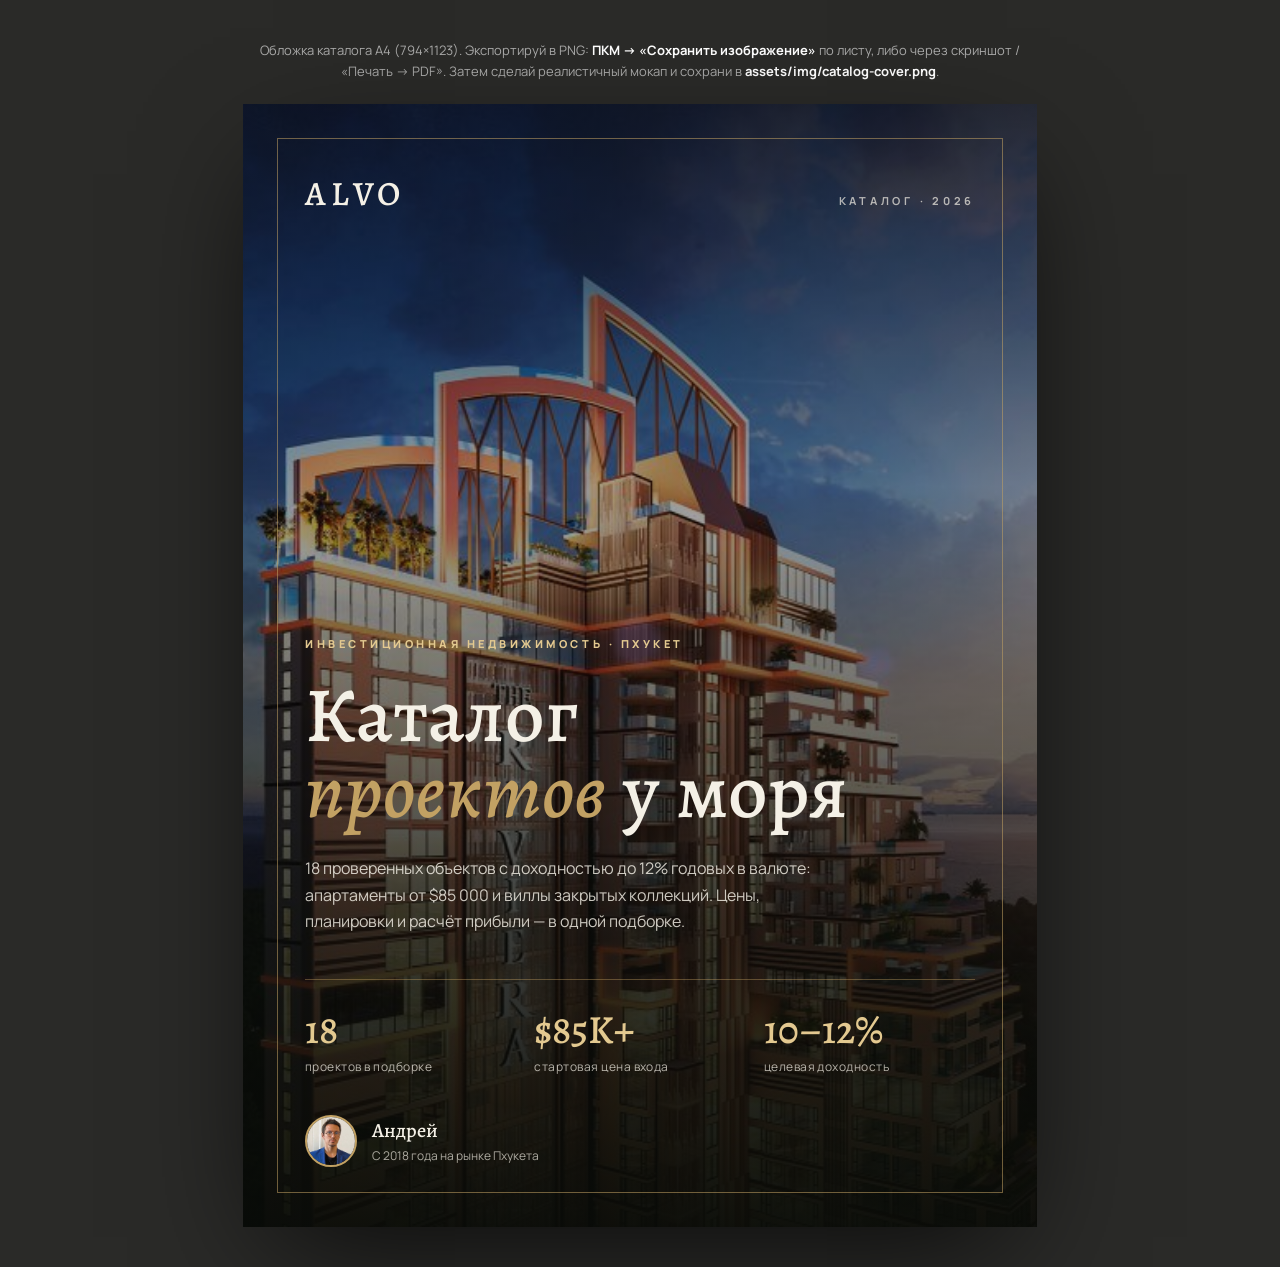
<file: catalog-cover.html>
<!DOCTYPE html>
<html lang="ru">
<head>
  <meta charset="UTF-8">
  <meta name="viewport" content="width=device-width, initial-scale=1.0">
  <title>ALVO — обложка каталога A4</title>
  <link rel="preconnect" href="https://fonts.googleapis.com">
  <link rel="preconnect" href="https://fonts.gstatic.com" crossorigin>
  <link href="https://fonts.googleapis.com/css2?family=Cormorant+Garamond:ital,wght@0,400;0,500;0,600;1,400;1,500&family=Alegreya:ital,wght@0,400;0,500;0,600;1,400;1,500&family=Manrope:wght@400;500;600;700;800&display=swap" rel="stylesheet">
  <style>
    :root {
      --night: #0b100c;
      --pine: #131c15;
      --gold: #c2a163;
      --gold-2: #e3c990;
      --cream: #f4f0e6;
      --ff-d: "Book Antiqua", "Palatino Linotype", Palatino, "Alegreya", Georgia, serif;
      --ff-t: "Manrope", sans-serif;
    }
    * { margin: 0; padding: 0; box-sizing: border-box; }
    body {
      background: #2a2a28;
      font-family: var(--ff-t);
      display: flex;
      flex-direction: column;
      align-items: center;
      gap: 22px;
      padding: 40px 20px;
      min-height: 100vh;
    }
    .hint {
      color: rgba(255, 255, 255, 0.6);
      font-size: 13px;
      max-width: 794px;
      line-height: 1.6;
      text-align: center;
    }
    .hint b { color: #fff; }

    /* Лист A4 (портрет), 794×1123 при 96dpi */
    .cover {
      position: relative;
      width: 794px;
      height: 1123px;
      background: var(--night);
      color: var(--cream);
      overflow: hidden;
      box-shadow: 0 40px 120px -30px rgba(0, 0, 0, 0.8);
      isolation: isolate;
    }

    /* Фото-фон */
    .cover__media { position: absolute; inset: 0; z-index: 0; }
    .cover__media img { width: 100%; height: 100%; object-fit: cover; object-position: 22% 45%; }
    .cover__media::after {
      content: "";
      position: absolute;
      inset: 0;
      background:
        linear-gradient(180deg, rgba(8, 11, 8, 0.72) 0%, rgba(8, 11, 8, 0.35) 34%, rgba(8, 11, 8, 0.8) 74%, rgba(8, 11, 8, 0.97) 100%);
    }
    /* Тонкая золотая рамка-паспарту */
    .cover__frame {
      position: absolute;
      inset: 34px;
      z-index: 2;
      border: 1px solid rgba(194, 161, 99, 0.55);
      pointer-events: none;
    }

    .cover__inner {
      position: relative;
      z-index: 3;
      height: 100%;
      display: flex;
      flex-direction: column;
      padding: 66px 62px 60px;
    }

    /* Верх */
    .cover__top { display: flex; justify-content: space-between; align-items: baseline; }
    .cover__logo {
      font-family: var(--ff-d);
      font-weight: 500;
      font-size: 34px;
      letter-spacing: 0.14em;
    }
    .cover__year {
      font-size: 11px;
      font-weight: 700;
      letter-spacing: 0.34em;
      text-transform: uppercase;
      color: rgba(244, 240, 230, 0.7);
    }

    /* Центр-низ: основной заголовок */
    .cover__main { margin-top: auto; }
    .cover__eyebrow {
      display: inline-block;
      font-size: 11px;
      font-weight: 800;
      letter-spacing: 0.32em;
      text-transform: uppercase;
      color: var(--gold-2);
      margin-bottom: 26px;
    }
    .cover__title {
      font-family: var(--ff-d);
      font-weight: 500;
      font-size: 78px;
      line-height: 0.98;
      letter-spacing: 0.01em;
    }
    .cover__title em { font-style: italic; color: var(--gold); }
    .cover__sub {
      margin-top: 26px;
      max-width: 520px;
      font-size: 16px;
      line-height: 1.65;
      color: rgba(244, 240, 230, 0.82);
    }

    /* Полоса метрик */
    .cover__stats {
      display: grid;
      grid-template-columns: repeat(3, 1fr);
      gap: 18px;
      margin-top: 44px;
      padding-top: 30px;
      border-top: 1px solid rgba(194, 161, 99, 0.4);
    }
    .cover__stat b {
      display: block;
      font-family: var(--ff-d);
      font-weight: 500;
      font-size: 40px;
      line-height: 1;
      color: var(--gold-2);
    }
    .cover__stat span {
      display: block;
      margin-top: 8px;
      font-size: 12px;
      letter-spacing: 0.04em;
      color: rgba(244, 240, 230, 0.72);
    }

    /* Низ: эксперт */
    .cover__foot {
      display: flex;
      align-items: center;
      gap: 15px;
      margin-top: 40px;
    }
    .cover__foot img {
      width: 52px;
      height: 52px;
      border-radius: 50%;
      object-fit: cover;
      border: 2px solid var(--gold);
    }
    .cover__foot b { display: block; font-family: var(--ff-d); font-size: 20px; font-weight: 500; }
    .cover__foot span { display: block; font-size: 12px; color: rgba(244, 240, 230, 0.68); margin-top: 3px; }

    @media print {
      body { background: #fff; padding: 0; gap: 0; }
      .hint { display: none; }
      .cover { box-shadow: none; }
      @page { size: A4; margin: 0; }
    }
  </style>
</head>
<body>
  <p class="hint">Обложка каталога A4 (794×1123). Экспортируй в PNG: <b>ПКМ → «Сохранить изображение»</b> по листу, либо через скриншот / «Печать → PDF». Затем сделай реалистичный мокап и сохрани в <b>assets/img/catalog-cover.png</b>.</p>

  <div class="cover">
    <div class="cover__media"><img src="assets/img/riviera-malibu-2.jpg" alt=""></div>
    <div class="cover__frame"></div>
    <div class="cover__inner">
      <div class="cover__top">
        <div class="cover__logo">ALVO</div>
        <div class="cover__year">Каталог · 2026</div>
      </div>

      <div class="cover__main">
        <span class="cover__eyebrow">Инвестиционная недвижимость · Пхукет</span>
        <h1 class="cover__title">Каталог<br><em>проектов</em> у моря</h1>
        <p class="cover__sub">18 проверенных объектов с доходностью до 12% годовых в валюте: апартаменты от $85 000 и виллы закрытых коллекций. Цены, планировки и расчёт прибыли — в одной подборке.</p>

        <div class="cover__stats">
          <div class="cover__stat"><b>18</b><span>проектов в подборке</span></div>
          <div class="cover__stat"><b>$85K+</b><span>стартовая цена входа</span></div>
          <div class="cover__stat"><b>10–12%</b><span>целевая доходность</span></div>
        </div>

        <div class="cover__foot">
          <img src="assets/img/andrey-mini.jpg" alt="Андрей">
          <div>
            <b>Андрей</b>
            <span>С 2018 года на рынке Пхукета</span>
          </div>
        </div>
      </div>
    </div>
  </div>
</body>
</html>
</file>
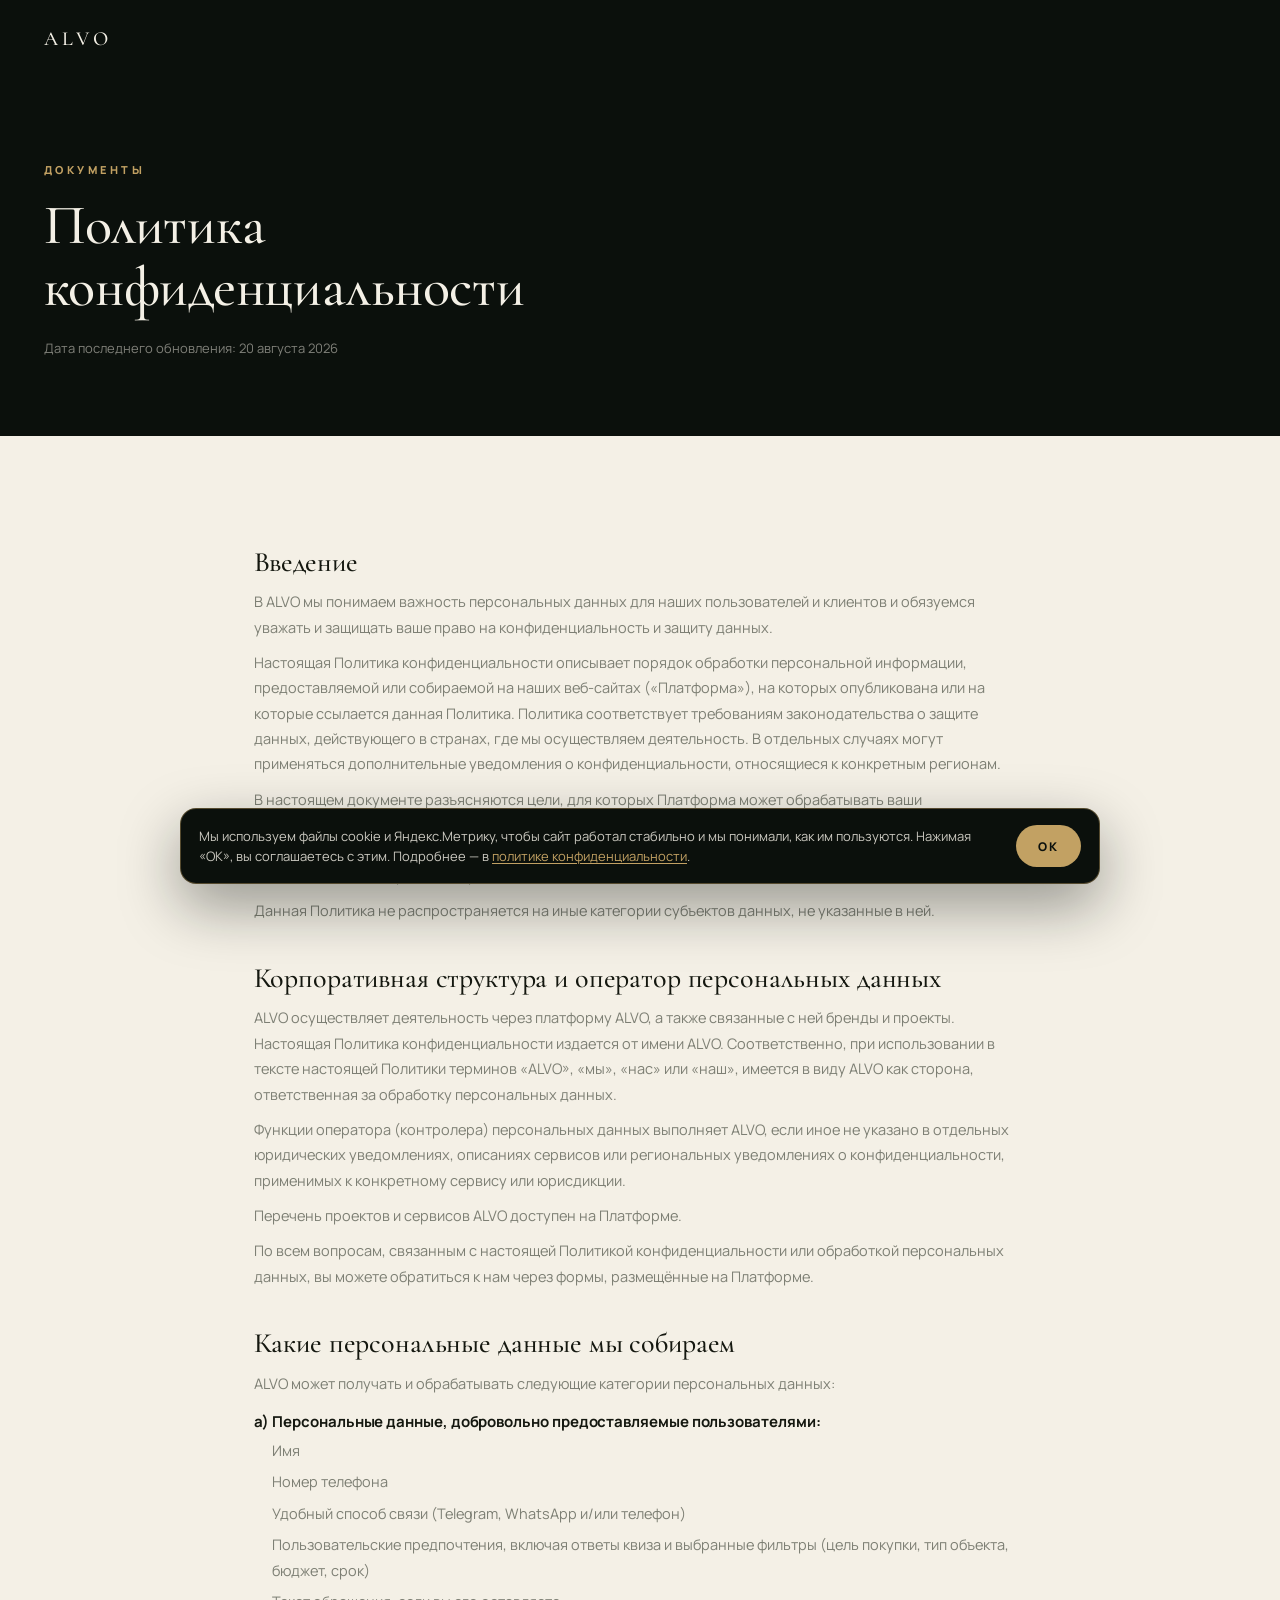
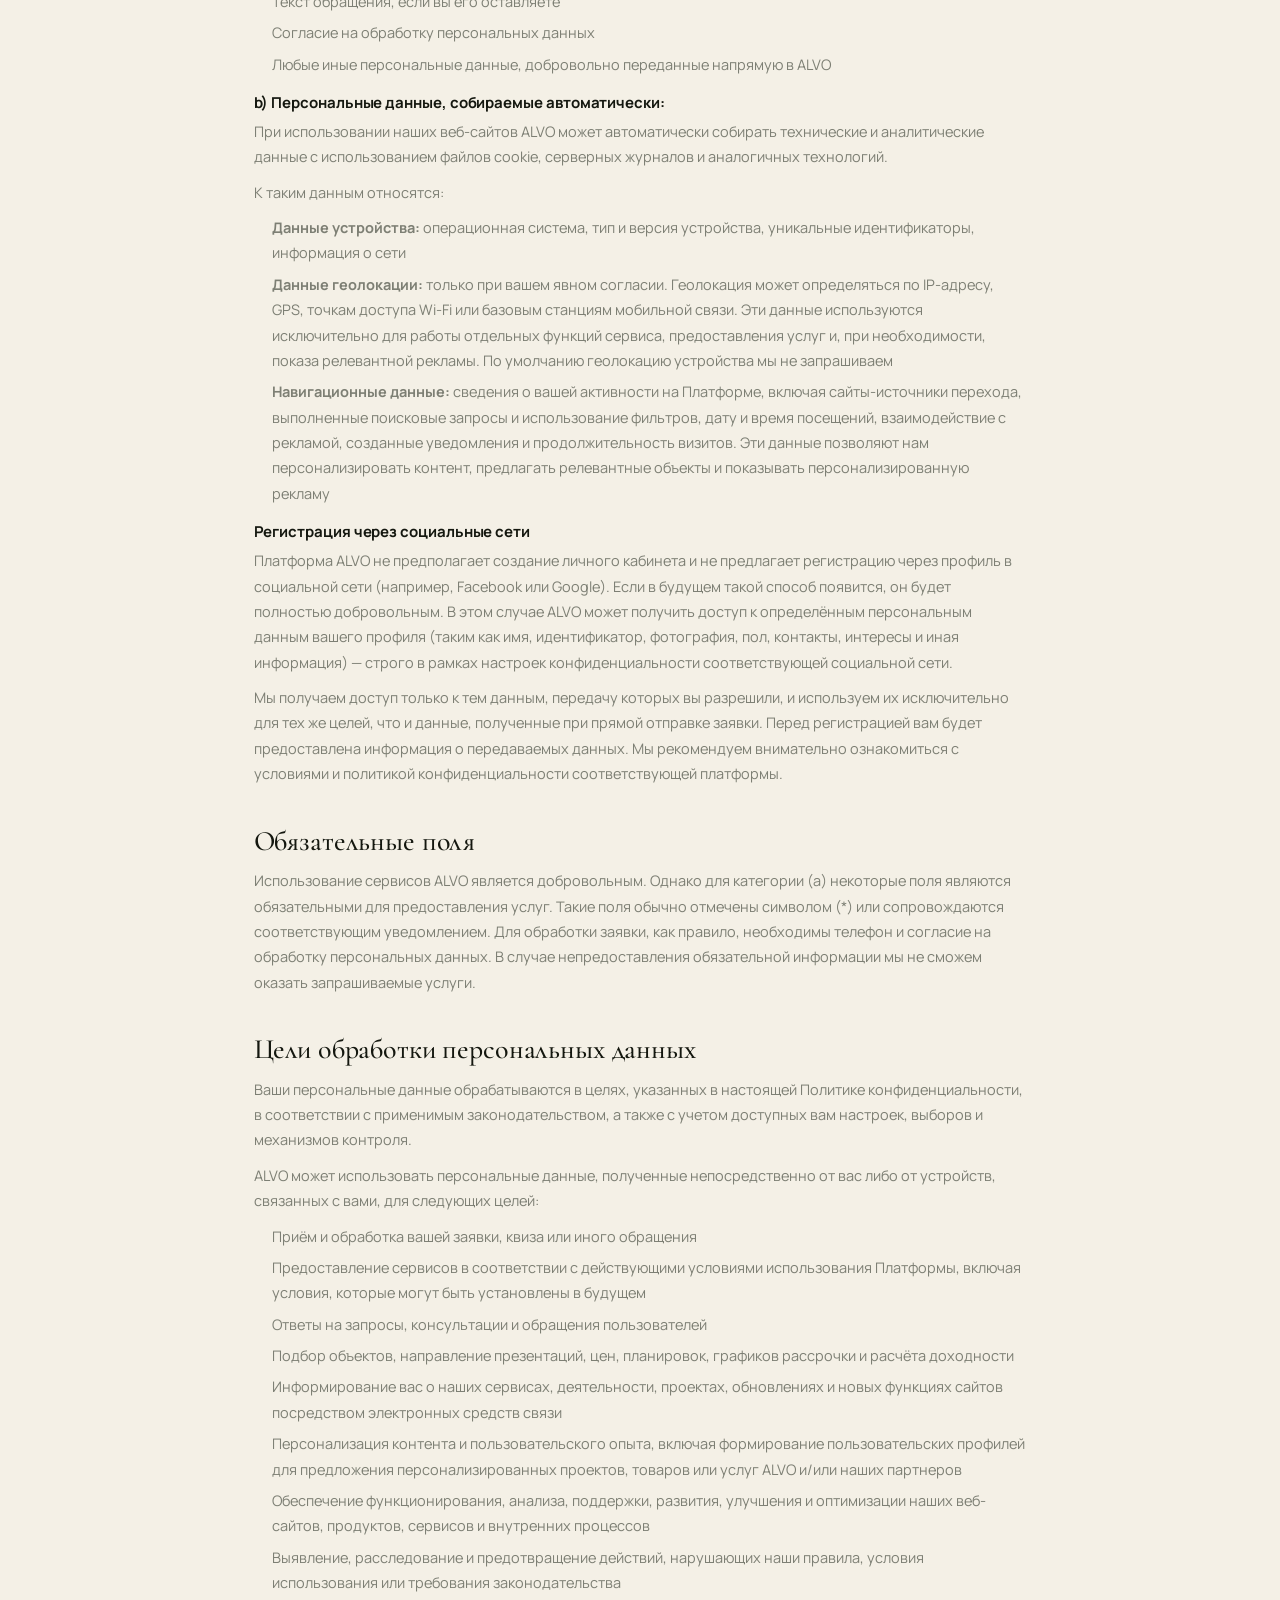
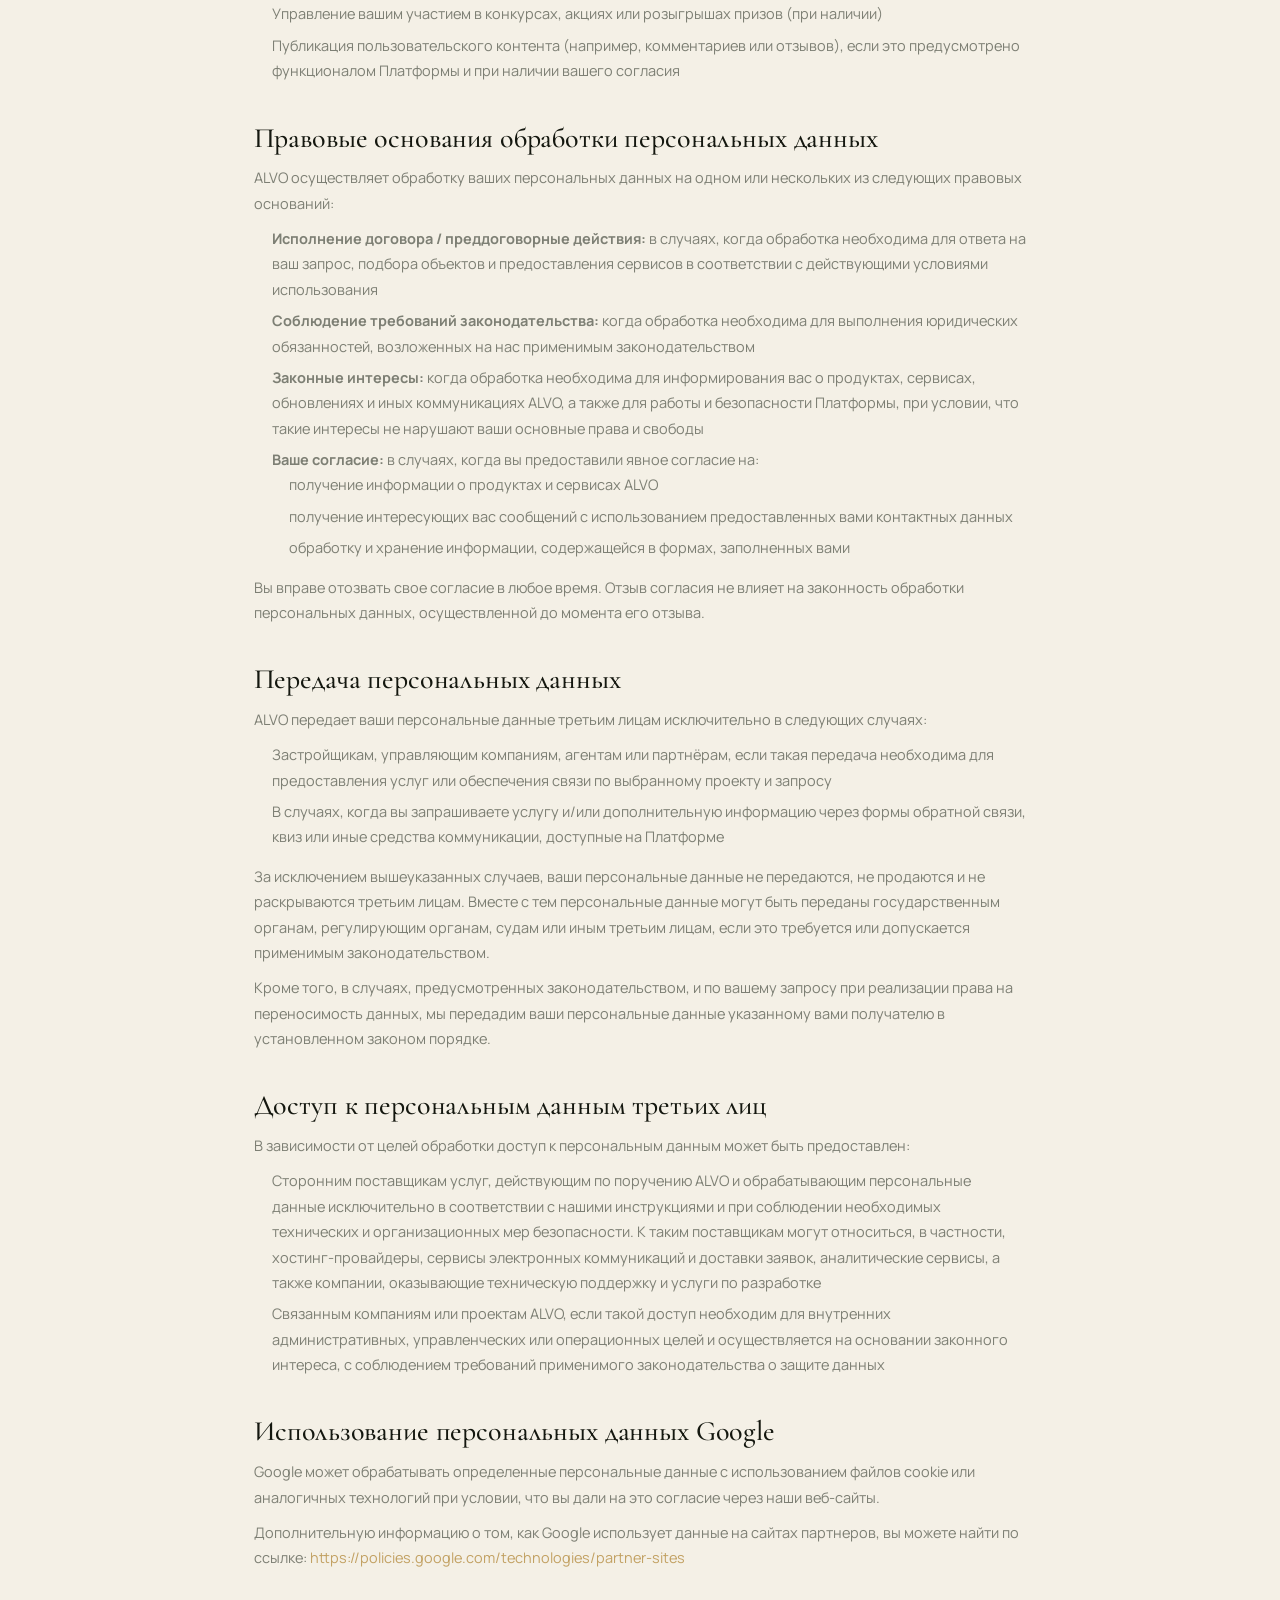
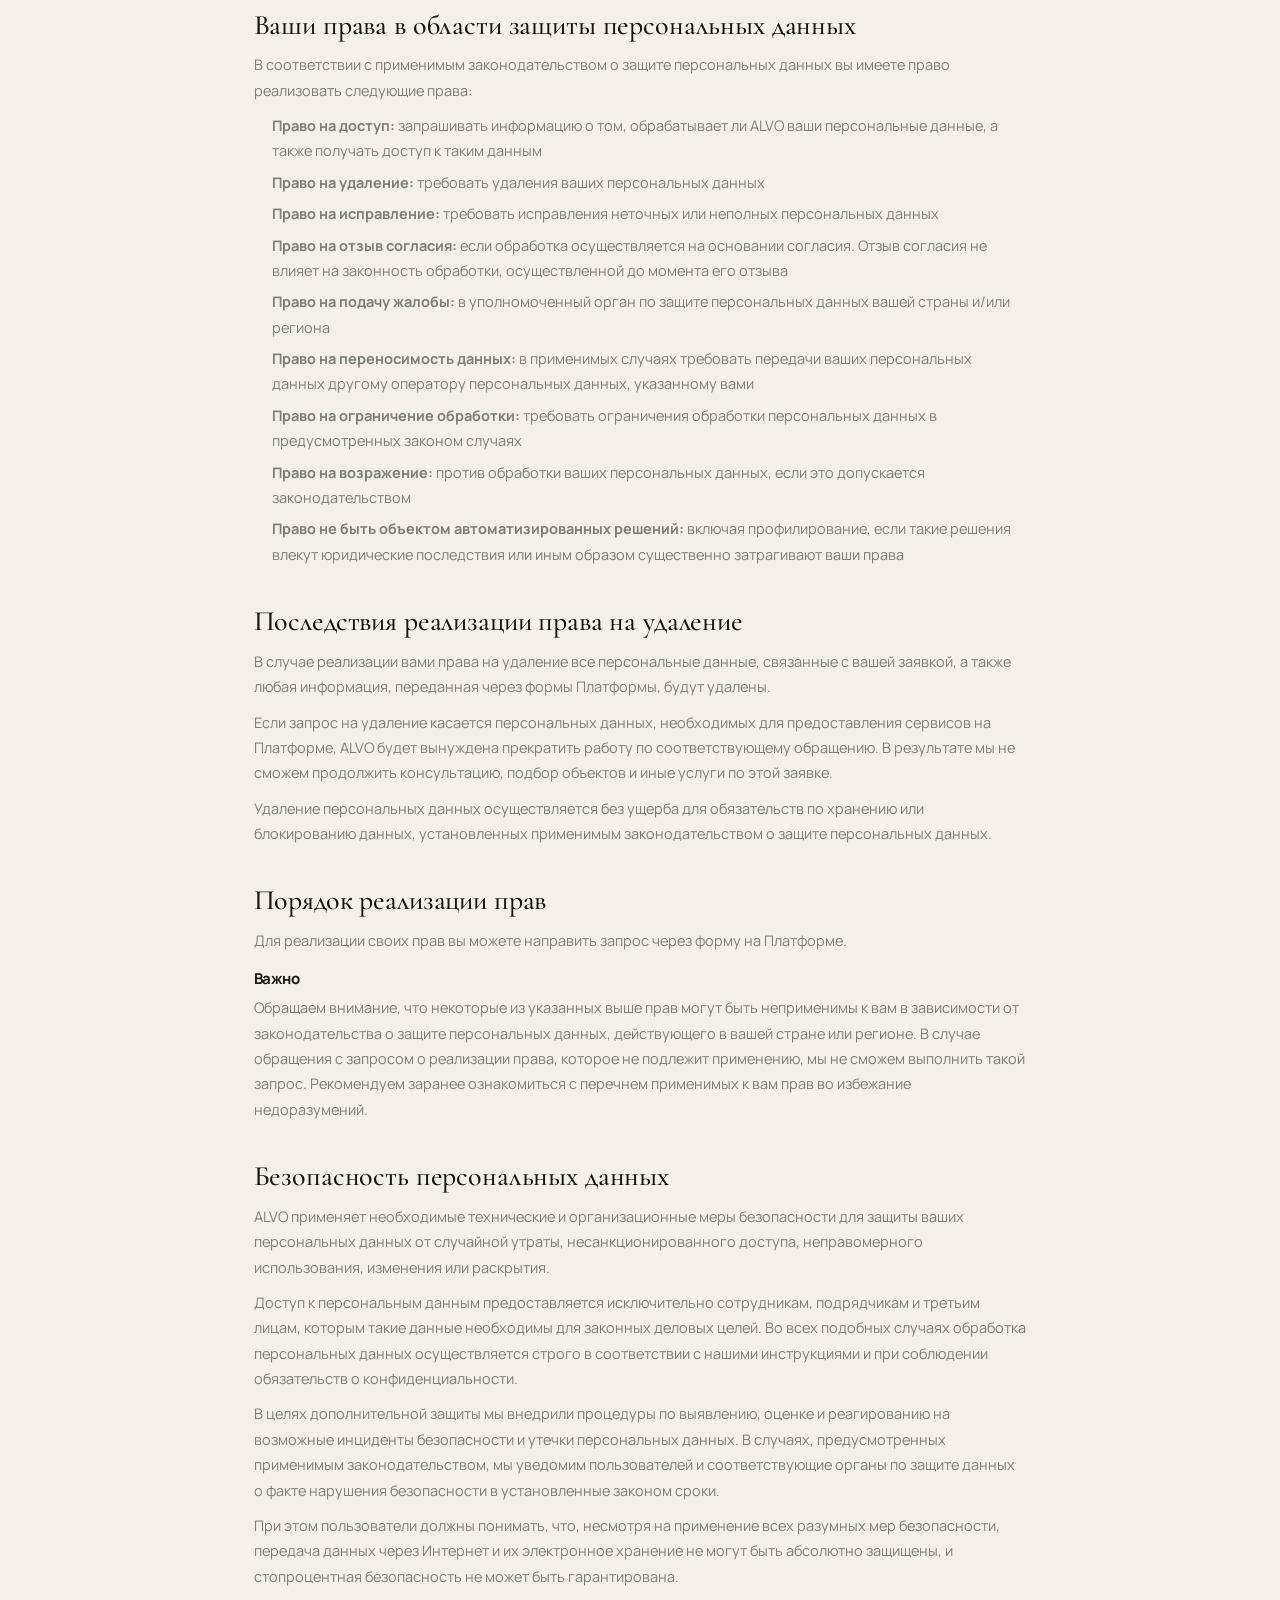
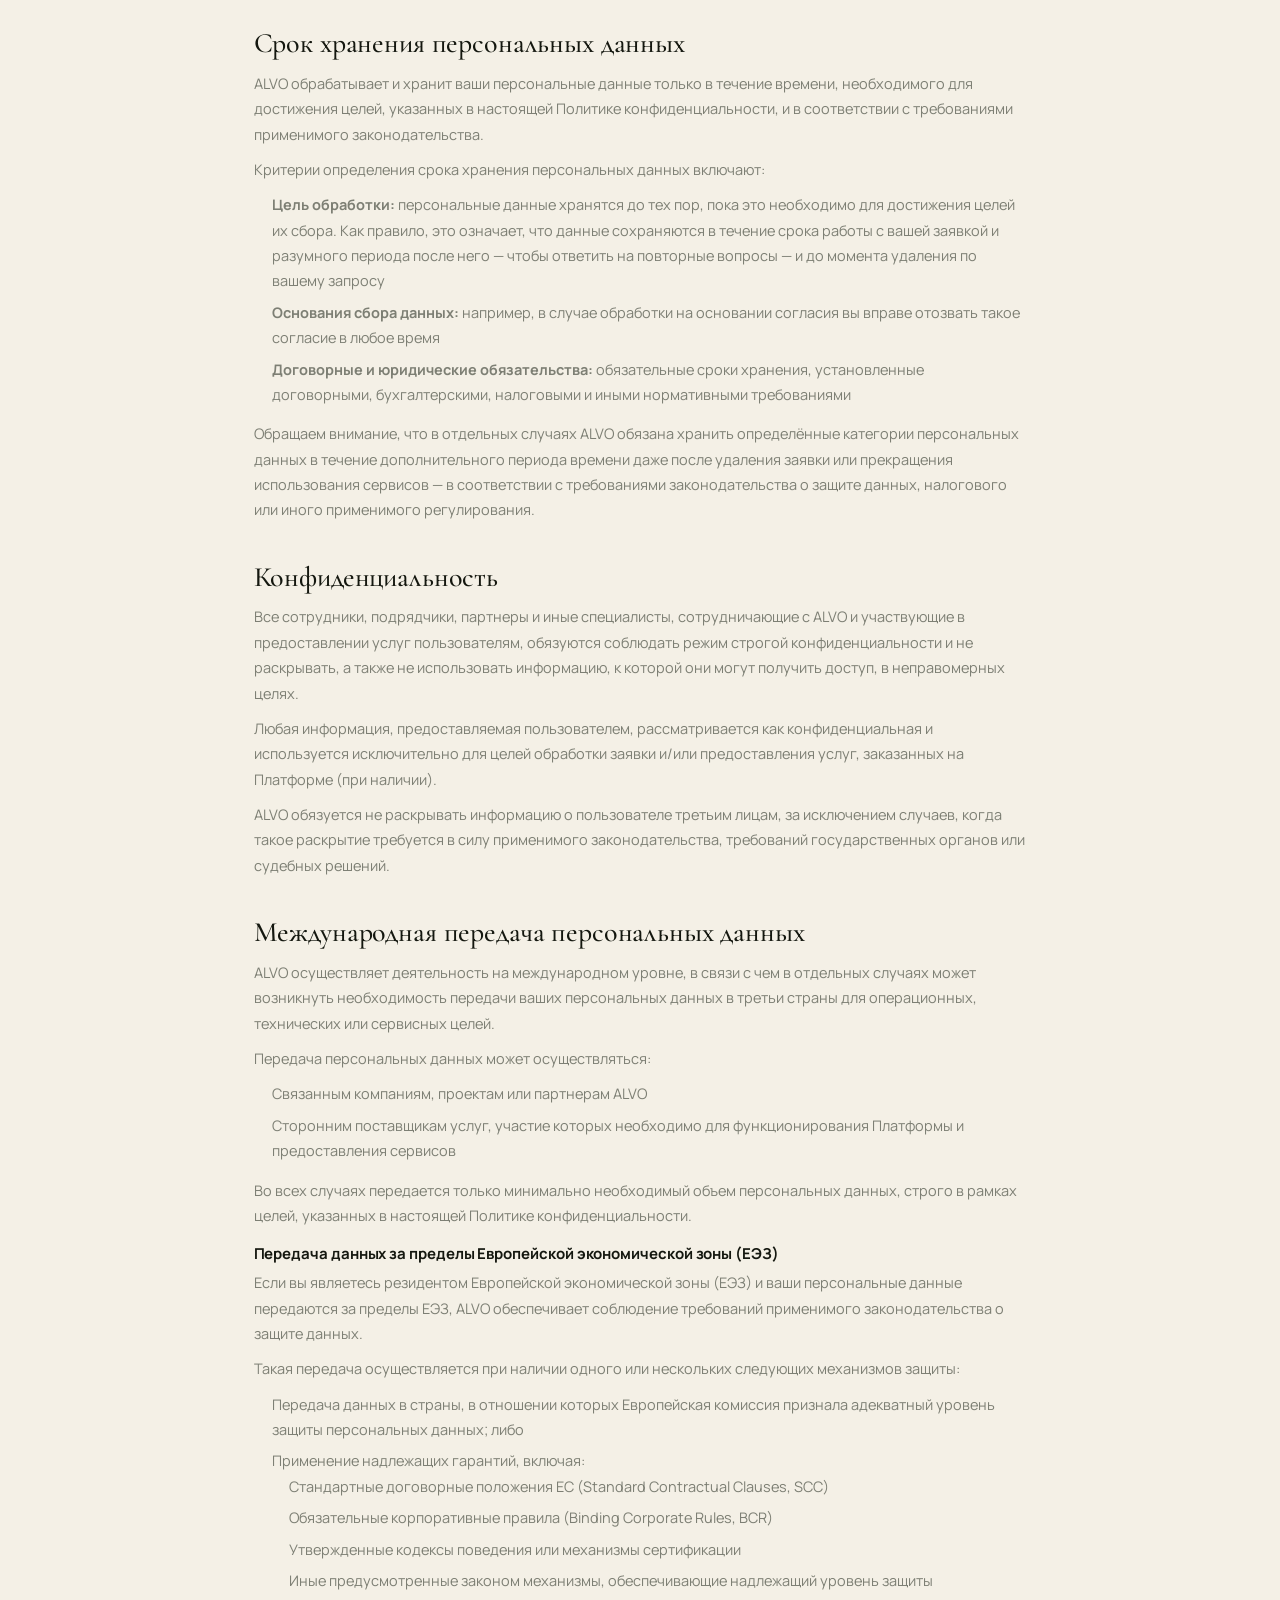
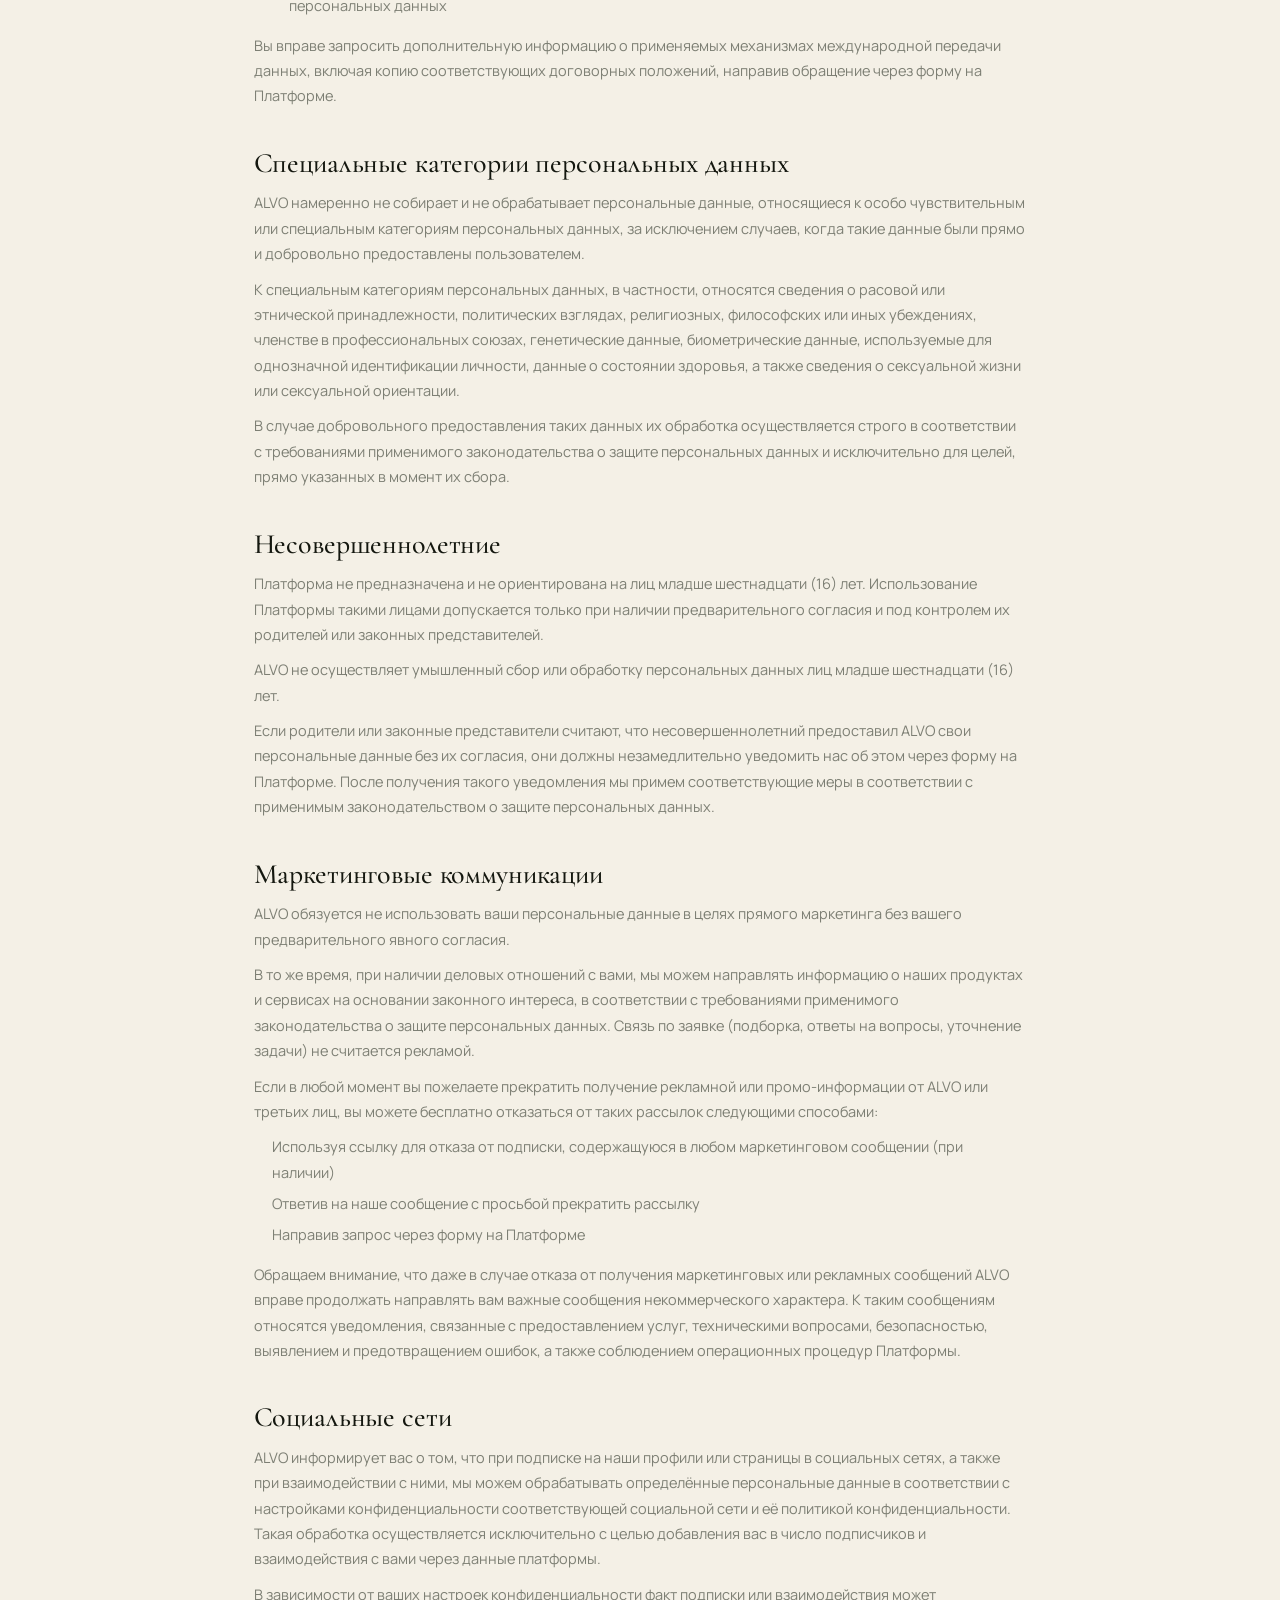
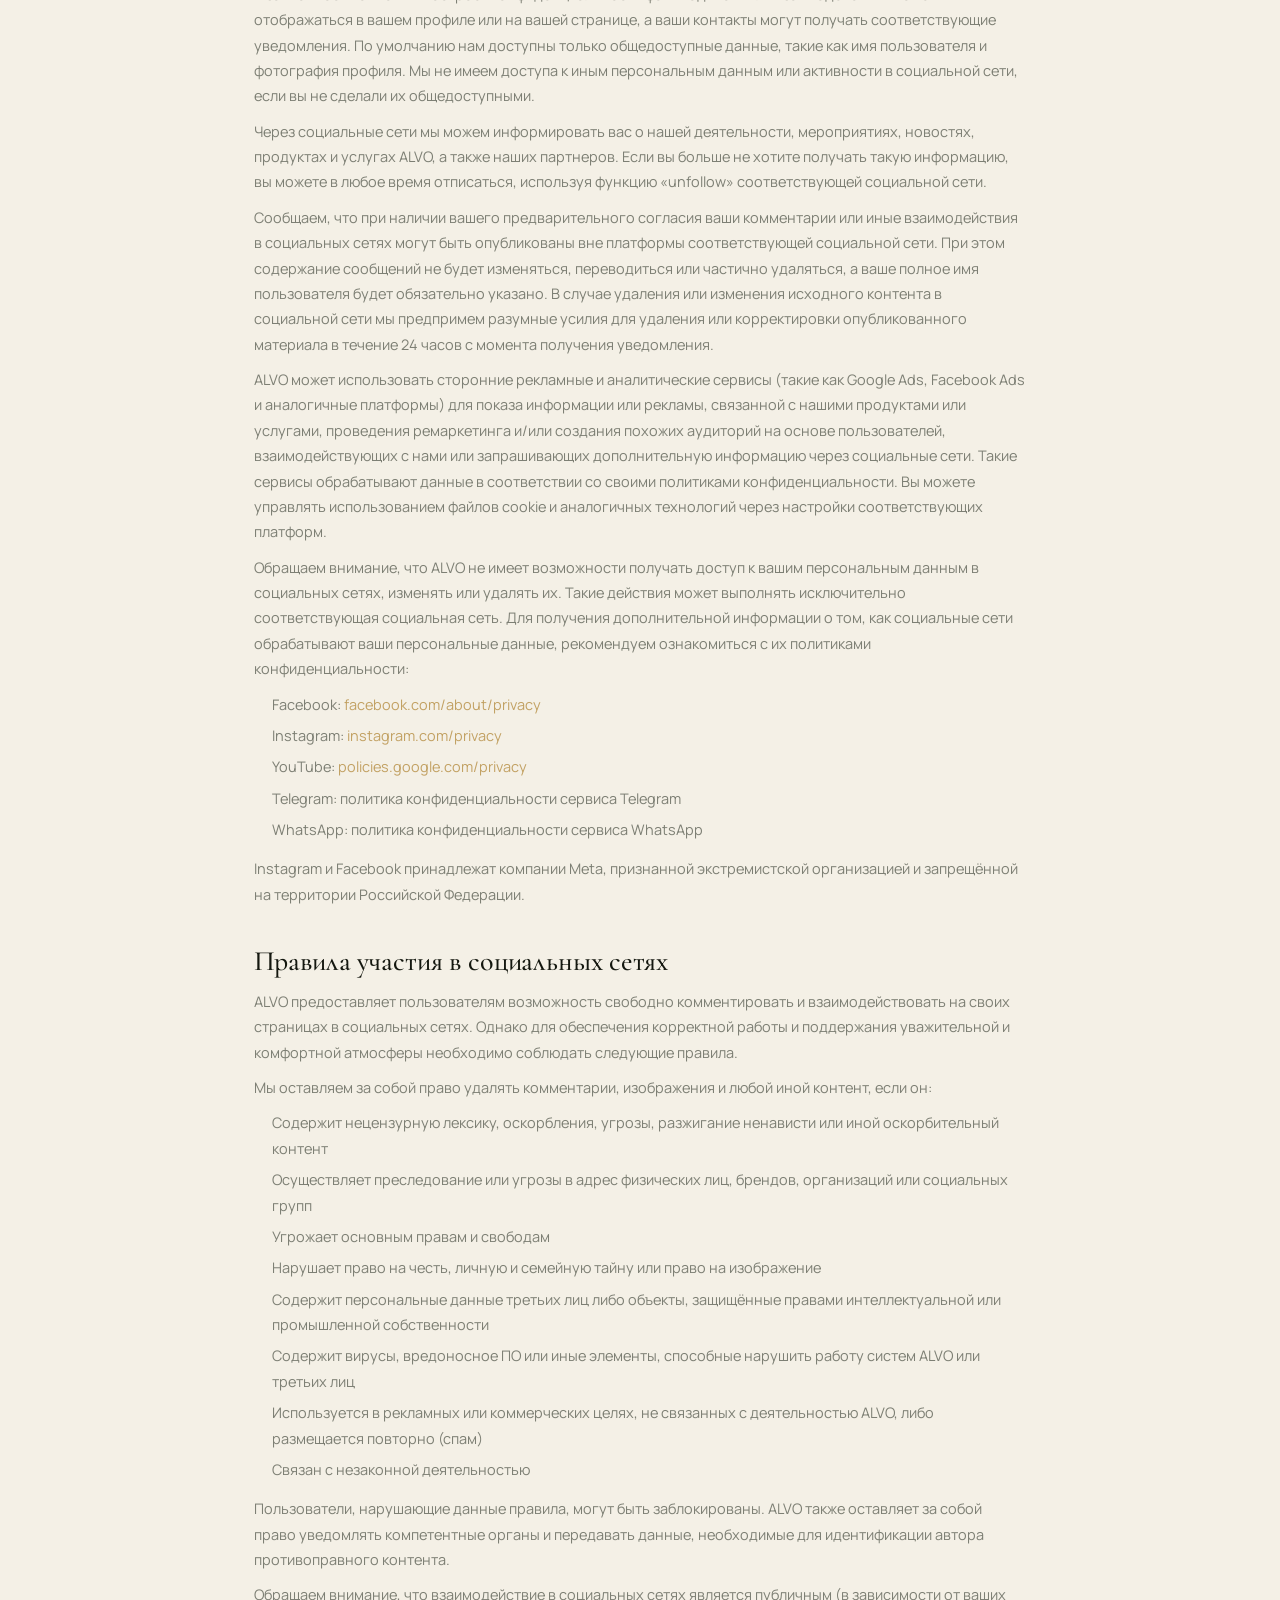
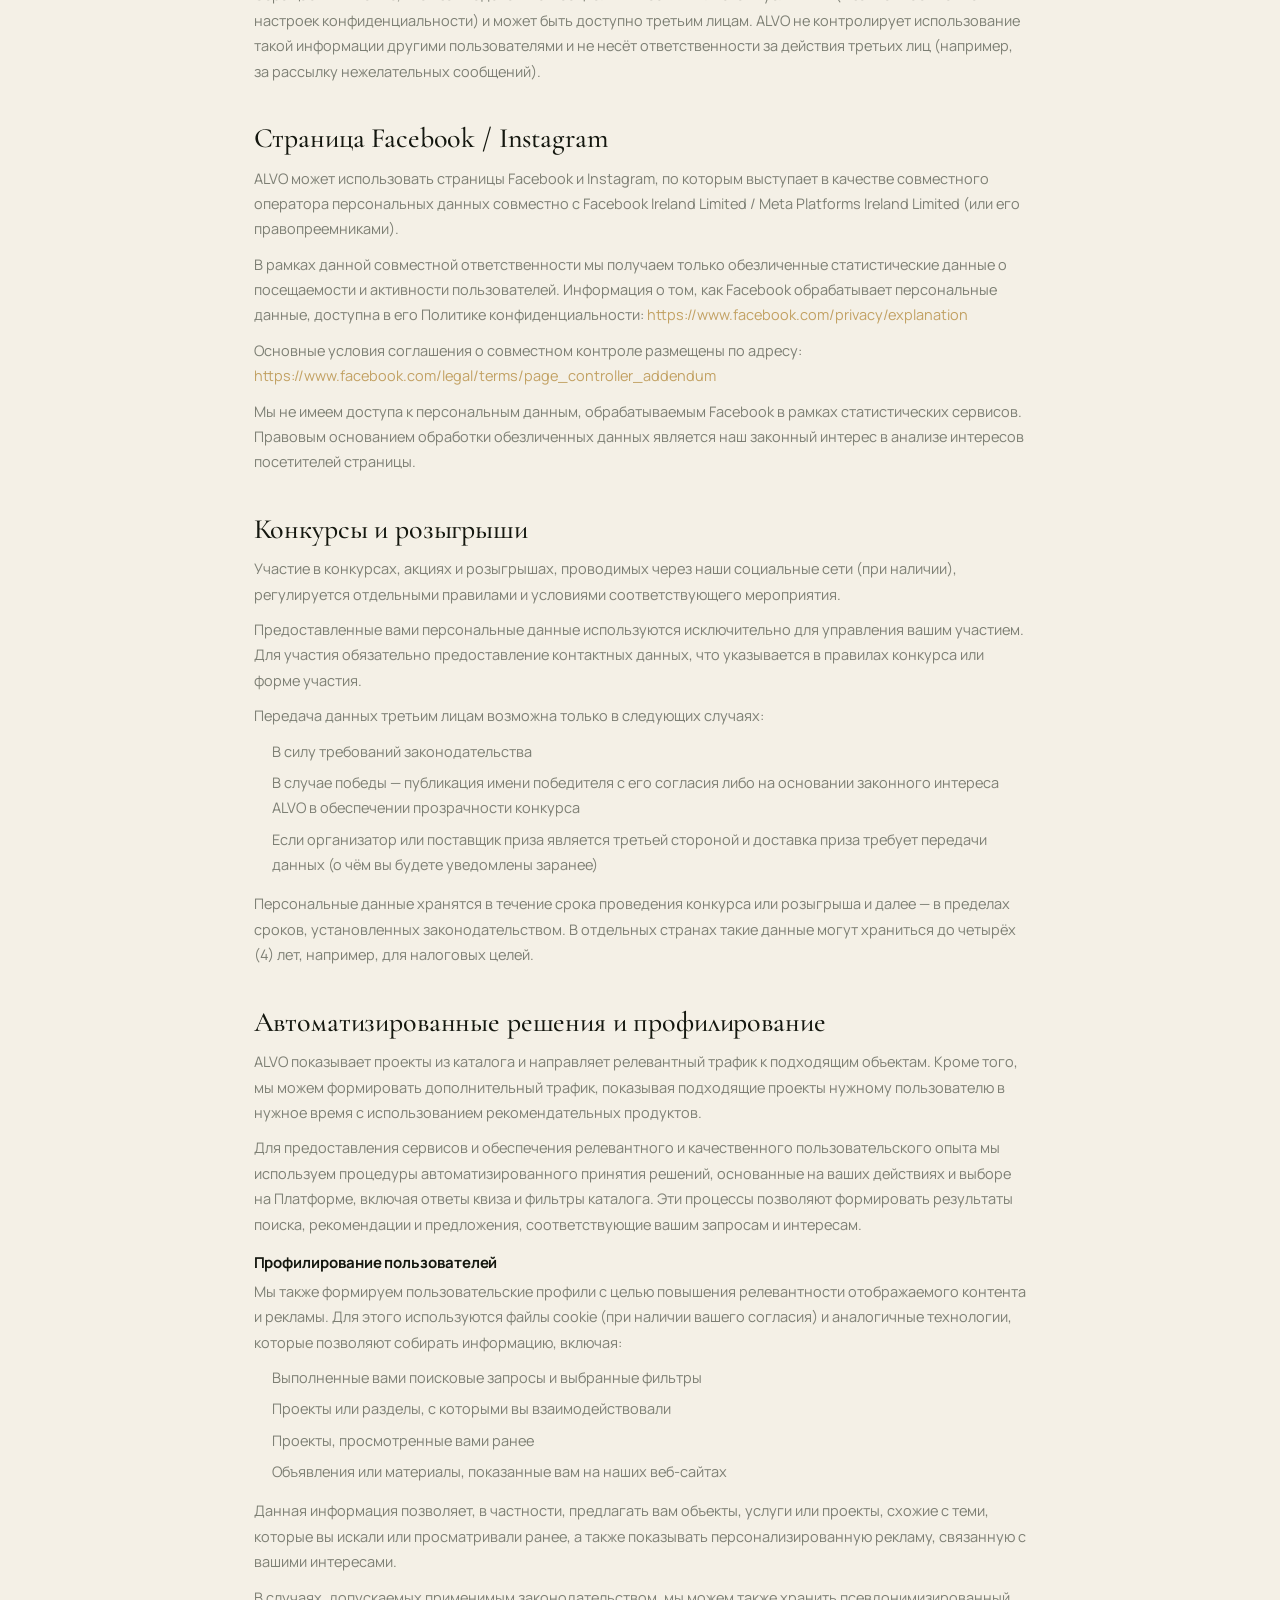
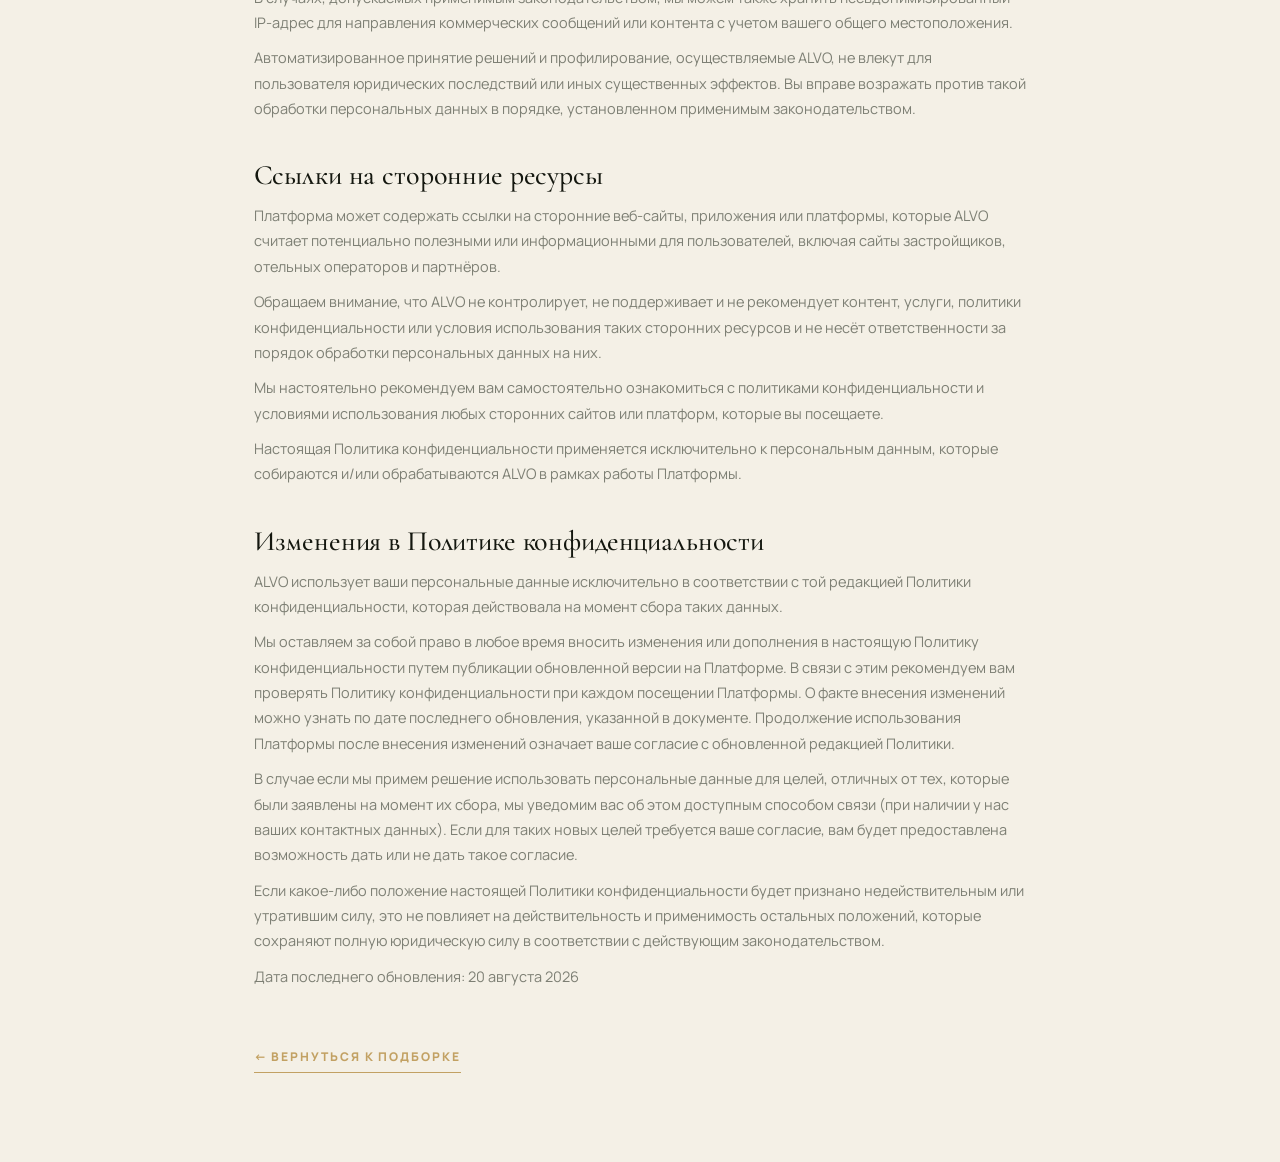
<file: privacy.html>
<!DOCTYPE html>
<html lang="ru">
<head>
  <meta charset="UTF-8">
  <meta name="viewport" content="width=device-width, initial-scale=1.0">
  <title>Политика конфиденциальности — ALVO</title>
  <link rel="icon" href="assets/img/favicon.svg" type="image/svg+xml">
  <link rel="icon" href="assets/img/favicon.png" type="image/png" sizes="32x32">
  <link rel="apple-touch-icon" href="assets/img/favicon.png">
  <link rel="preconnect" href="https://fonts.googleapis.com">
  <link rel="preconnect" href="https://fonts.gstatic.com" crossorigin>
  <link href="https://fonts.googleapis.com/css2?family=Cormorant+Garamond:wght@400;500;600&family=Manrope:wght@400;500;600;700;800&display=swap" rel="stylesheet">
  <link rel="stylesheet" href="assets/css/base.css?v=14">
  <style>
    .policy-nav {
      position: static;
      padding: 22px 0;
      background: var(--night);
    }
    .policy-hero {
      background: var(--night);
      color: var(--cream);
      padding: clamp(40px, 6vw, 80px) 0 clamp(44px, 6vw, 84px);
    }
    .policy-hero h1 {
      font-family: var(--ff-d);
      font-weight: 500;
      font-size: clamp(30px, 4.4vw, 56px);
      line-height: 1.1;
      max-width: 18ch;
    }
    .policy-hero .label { margin-bottom: 16px; display: inline-block; }
    .policy-hero .policy-updated {
      margin-top: 18px;
      font-size: 13px;
      color: rgba(244, 240, 230, 0.5);
    }
    .policy-body { padding: clamp(40px, 6vw, 72px) 0 clamp(56px, 7vw, 96px); }
    .policy-body .container { max-width: 860px; }
    .policy-body h2 {
      font-family: var(--ff-d);
      font-weight: 500;
      font-size: clamp(21px, 2.2vw, 28px);
      margin: clamp(28px, 3.6vw, 40px) 0 12px;
    }
    .policy-body h3 {
      font-family: var(--ff-t);
      font-weight: 700;
      font-size: 15px;
      margin: 18px 0 8px;
      color: var(--ink);
    }
    .policy-body p, .policy-body li {
      font-size: 14.5px;
      line-height: 1.75;
      color: var(--stone);
    }
    .policy-body p { margin-bottom: 10px; }
    .policy-body ul, .policy-body ol {
      margin: 0 0 14px 1.15em;
      padding: 0;
    }
    .policy-body li { margin-bottom: 6px; }
    .policy-body a { color: var(--gold); }
    .policy-back {
      display: inline-flex;
      align-items: center;
      gap: 8px;
      margin-top: clamp(32px, 4vw, 48px);
      font-size: 12px;
      font-weight: 800;
      letter-spacing: 0.16em;
      text-transform: uppercase;
      color: var(--ink);
      border-bottom: 1px solid var(--gold);
      padding-bottom: 4px;
    }
    .policy-back:hover { color: var(--gold); }
  </style>
</head>
<body>
  <header class="policy-nav">
    <div class="container nav__inner" style="padding: 0 var(--gutter)">
      <a class="nav__logo" href="catalog.html">ALVO</a>
    </div>
  </header>

  <section class="policy-hero">
    <div class="container">
      <span class="label">Документы</span>
      <h1>Политика конфиденциальности</h1>
      <p class="policy-updated">Дата последнего обновления: 20 августа 2026</p>
    </div>
  </section>

  <section class="policy-body">
    <div class="container">
      <h2>Введение</h2>
      <p>В ALVO мы понимаем важность персональных данных для наших пользователей и клиентов и обязуемся уважать и защищать ваше право на конфиденциальность и защиту данных.</p>
      <p>Настоящая Политика конфиденциальности описывает порядок обработки персональной информации, предоставляемой или собираемой на наших веб-сайтах («Платформа»), на которых опубликована или на которые ссылается данная Политика. Политика соответствует требованиям законодательства о защите данных, действующего в странах, где мы осуществляем деятельность. В отдельных случаях могут применяться дополнительные уведомления о конфиденциальности, относящиеся к конкретным регионам.</p>
      <p>В настоящем документе разъясняются цели, для которых Платформа может обрабатывать ваши персональные данные. Просим внимательно ознакомиться с Политикой. Используя Платформу или любые сервисы, предоставляемые на её основе, вы подтверждаете, что были проинформированы о порядке использования собираемых персональных данных.</p>
      <p>Данная Политика не распространяется на иные категории субъектов данных, не указанные в ней.</p>

      <h2>Корпоративная структура и оператор персональных данных</h2>
      <p>ALVO осуществляет деятельность через платформу ALVO, а также связанные с ней бренды и проекты. Настоящая Политика конфиденциальности издается от имени ALVO. Соответственно, при использовании в тексте настоящей Политики терминов «ALVO», «мы», «нас» или «наш», имеется в виду ALVO как сторона, ответственная за обработку персональных данных.</p>
      <p>Функции оператора (контролера) персональных данных выполняет ALVO, если иное не указано в отдельных юридических уведомлениях, описаниях сервисов или региональных уведомлениях о конфиденциальности, применимых к конкретному сервису или юрисдикции.</p>
      <p>Перечень проектов и сервисов ALVO доступен на Платформе.</p>
      <p>По всем вопросам, связанным с настоящей Политикой конфиденциальности или обработкой персональных данных, вы можете обратиться к нам через формы, размещённые на Платформе.</p>

      <h2>Какие персональные данные мы собираем</h2>
      <p>ALVO может получать и обрабатывать следующие категории персональных данных:</p>

      <h3>a) Персональные данные, добровольно предоставляемые пользователями:</h3>
      <ul>
        <li>Имя</li>
        <li>Номер телефона</li>
        <li>Удобный способ связи (Telegram, WhatsApp и/или телефон)</li>
        <li>Пользовательские предпочтения, включая ответы квиза и выбранные фильтры (цель покупки, тип объекта, бюджет, срок)</li>
        <li>Текст обращения, если вы его оставляете</li>
        <li>Согласие на обработку персональных данных</li>
        <li>Любые иные персональные данные, добровольно переданные напрямую в ALVO</li>
      </ul>

      <h3>b) Персональные данные, собираемые автоматически:</h3>
      <p>При использовании наших веб-сайтов ALVO может автоматически собирать технические и аналитические данные с использованием файлов cookie, серверных журналов и аналогичных технологий.</p>
      <p>К таким данным относятся:</p>
      <ul>
        <li><b>Данные устройства:</b> операционная система, тип и версия устройства, уникальные идентификаторы, информация о сети</li>
        <li><b>Данные геолокации:</b> только при вашем явном согласии. Геолокация может определяться по IP-адресу, GPS, точкам доступа Wi-Fi или базовым станциям мобильной связи. Эти данные используются исключительно для работы отдельных функций сервиса, предоставления услуг и, при необходимости, показа релевантной рекламы. По умолчанию геолокацию устройства мы не запрашиваем</li>
        <li><b>Навигационные данные:</b> сведения о вашей активности на Платформе, включая сайты-источники перехода, выполненные поисковые запросы и использование фильтров, дату и время посещений, взаимодействие с рекламой, созданные уведомления и продолжительность визитов. Эти данные позволяют нам персонализировать контент, предлагать релевантные объекты и показывать персонализированную рекламу</li>
      </ul>

      <h3>Регистрация через социальные сети</h3>
      <p>Платформа ALVO не предполагает создание личного кабинета и не предлагает регистрацию через профиль в социальной сети (например, Facebook или Google). Если в будущем такой способ появится, он будет полностью добровольным. В этом случае ALVO может получить доступ к определённым персональным данным вашего профиля (таким как имя, идентификатор, фотография, пол, контакты, интересы и иная информация) — строго в рамках настроек конфиденциальности соответствующей социальной сети.</p>
      <p>Мы получаем доступ только к тем данным, передачу которых вы разрешили, и используем их исключительно для тех же целей, что и данные, полученные при прямой отправке заявки. Перед регистрацией вам будет предоставлена информация о передаваемых данных. Мы рекомендуем внимательно ознакомиться с условиями и политикой конфиденциальности соответствующей платформы.</p>

      <h2>Обязательные поля</h2>
      <p>Использование сервисов ALVO является добровольным. Однако для категории (a) некоторые поля являются обязательными для предоставления услуг. Такие поля обычно отмечены символом (*) или сопровождаются соответствующим уведомлением. Для обработки заявки, как правило, необходимы телефон и согласие на обработку персональных данных. В случае непредоставления обязательной информации мы не сможем оказать запрашиваемые услуги.</p>

      <h2>Цели обработки персональных данных</h2>
      <p>Ваши персональные данные обрабатываются в целях, указанных в настоящей Политике конфиденциальности, в соответствии с применимым законодательством, а также с учетом доступных вам настроек, выборов и механизмов контроля.</p>
      <p>ALVO может использовать персональные данные, полученные непосредственно от вас либо от устройств, связанных с вами, для следующих целей:</p>
      <ul>
        <li>Приём и обработка вашей заявки, квиза или иного обращения</li>
        <li>Предоставление сервисов в соответствии с действующими условиями использования Платформы, включая условия, которые могут быть установлены в будущем</li>
        <li>Ответы на запросы, консультации и обращения пользователей</li>
        <li>Подбор объектов, направление презентаций, цен, планировок, графиков рассрочки и расчёта доходности</li>
        <li>Информирование вас о наших сервисах, деятельности, проектах, обновлениях и новых функциях сайтов посредством электронных средств связи</li>
        <li>Персонализация контента и пользовательского опыта, включая формирование пользовательских профилей для предложения персонализированных проектов, товаров или услуг ALVO и/или наших партнеров</li>
        <li>Обеспечение функционирования, анализа, поддержки, развития, улучшения и оптимизации наших веб-сайтов, продуктов, сервисов и внутренних процессов</li>
        <li>Выявление, расследование и предотвращение действий, нарушающих наши правила, условия использования или требования законодательства</li>
        <li>Управление вашим участием в конкурсах, акциях или розыгрышах призов (при наличии)</li>
        <li>Публикация пользовательского контента (например, комментариев или отзывов), если это предусмотрено функционалом Платформы и при наличии вашего согласия</li>
      </ul>

      <h2>Правовые основания обработки персональных данных</h2>
      <p>ALVO осуществляет обработку ваших персональных данных на одном или нескольких из следующих правовых оснований:</p>
      <ul>
        <li><b>Исполнение договора / преддоговорные действия:</b> в случаях, когда обработка необходима для ответа на ваш запрос, подбора объектов и предоставления сервисов в соответствии с действующими условиями использования</li>
        <li><b>Соблюдение требований законодательства:</b> когда обработка необходима для выполнения юридических обязанностей, возложенных на нас применимым законодательством</li>
        <li><b>Законные интересы:</b> когда обработка необходима для информирования вас о продуктах, сервисах, обновлениях и иных коммуникациях ALVO, а также для работы и безопасности Платформы, при условии, что такие интересы не нарушают ваши основные права и свободы</li>
        <li><b>Ваше согласие:</b> в случаях, когда вы предоставили явное согласие на:
          <ul>
            <li>получение информации о продуктах и сервисах ALVO</li>
            <li>получение интересующих вас сообщений с использованием предоставленных вами контактных данных</li>
            <li>обработку и хранение информации, содержащейся в формах, заполненных вами</li>
          </ul>
        </li>
      </ul>
      <p>Вы вправе отозвать свое согласие в любое время. Отзыв согласия не влияет на законность обработки персональных данных, осуществленной до момента его отзыва.</p>

      <h2>Передача персональных данных</h2>
      <p>ALVO передает ваши персональные данные третьим лицам исключительно в следующих случаях:</p>
      <ul>
        <li>Застройщикам, управляющим компаниям, агентам или партнёрам, если такая передача необходима для предоставления услуг или обеспечения связи по выбранному проекту и запросу</li>
        <li>В случаях, когда вы запрашиваете услугу и/или дополнительную информацию через формы обратной связи, квиз или иные средства коммуникации, доступные на Платформе</li>
      </ul>
      <p>За исключением вышеуказанных случаев, ваши персональные данные не передаются, не продаются и не раскрываются третьим лицам. Вместе с тем персональные данные могут быть переданы государственным органам, регулирующим органам, судам или иным третьим лицам, если это требуется или допускается применимым законодательством.</p>
      <p>Кроме того, в случаях, предусмотренных законодательством, и по вашему запросу при реализации права на переносимость данных, мы передадим ваши персональные данные указанному вами получателю в установленном законом порядке.</p>

      <h2>Доступ к персональным данным третьих лиц</h2>
      <p>В зависимости от целей обработки доступ к персональным данным может быть предоставлен:</p>
      <ul>
        <li>Сторонним поставщикам услуг, действующим по поручению ALVO и обрабатывающим персональные данные исключительно в соответствии с нашими инструкциями и при соблюдении необходимых технических и организационных мер безопасности. К таким поставщикам могут относиться, в частности, хостинг-провайдеры, сервисы электронных коммуникаций и доставки заявок, аналитические сервисы, а также компании, оказывающие техническую поддержку и услуги по разработке</li>
        <li>Связанным компаниям или проектам ALVO, если такой доступ необходим для внутренних административных, управленческих или операционных целей и осуществляется на основании законного интереса, с соблюдением требований применимого законодательства о защите данных</li>
      </ul>

      <h2>Использование персональных данных Google</h2>
      <p>Google может обрабатывать определенные персональные данные с использованием файлов cookie или аналогичных технологий при условии, что вы дали на это согласие через наши веб-сайты.</p>
      <p>Дополнительную информацию о том, как Google использует данные на сайтах партнеров, вы можете найти по ссылке: <a href="https://policies.google.com/technologies/partner-sites" target="_blank" rel="noopener">https://policies.google.com/technologies/partner-sites</a></p>

      <h2>Ваши права в области защиты персональных данных</h2>
      <p>В соответствии с применимым законодательством о защите персональных данных вы имеете право реализовать следующие права:</p>
      <ul>
        <li><b>Право на доступ:</b> запрашивать информацию о том, обрабатывает ли ALVO ваши персональные данные, а также получать доступ к таким данным</li>
        <li><b>Право на удаление:</b> требовать удаления ваших персональных данных</li>
        <li><b>Право на исправление:</b> требовать исправления неточных или неполных персональных данных</li>
        <li><b>Право на отзыв согласия:</b> если обработка осуществляется на основании согласия. Отзыв согласия не влияет на законность обработки, осуществленной до момента его отзыва</li>
        <li><b>Право на подачу жалобы:</b> в уполномоченный орган по защите персональных данных вашей страны и/или региона</li>
        <li><b>Право на переносимость данных:</b> в применимых случаях требовать передачи ваших персональных данных другому оператору персональных данных, указанному вами</li>
        <li><b>Право на ограничение обработки:</b> требовать ограничения обработки персональных данных в предусмотренных законом случаях</li>
        <li><b>Право на возражение:</b> против обработки ваших персональных данных, если это допускается законодательством</li>
        <li><b>Право не быть объектом автоматизированных решений:</b> включая профилирование, если такие решения влекут юридические последствия или иным образом существенно затрагивают ваши права</li>
      </ul>

      <h2>Последствия реализации права на удаление</h2>
      <p>В случае реализации вами права на удаление все персональные данные, связанные с вашей заявкой, а также любая информация, переданная через формы Платформы, будут удалены.</p>
      <p>Если запрос на удаление касается персональных данных, необходимых для предоставления сервисов на Платформе, ALVO будет вынуждена прекратить работу по соответствующему обращению. В результате мы не сможем продолжить консультацию, подбор объектов и иные услуги по этой заявке.</p>
      <p>Удаление персональных данных осуществляется без ущерба для обязательств по хранению или блокированию данных, установленных применимым законодательством о защите персональных данных.</p>

      <h2>Порядок реализации прав</h2>
      <p>Для реализации своих прав вы можете направить запрос через форму на Платформе.</p>

      <h3>Важно</h3>
      <p>Обращаем внимание, что некоторые из указанных выше прав могут быть неприменимы к вам в зависимости от законодательства о защите персональных данных, действующего в вашей стране или регионе. В случае обращения с запросом о реализации права, которое не подлежит применению, мы не сможем выполнить такой запрос. Рекомендуем заранее ознакомиться с перечнем применимых к вам прав во избежание недоразумений.</p>

      <h2>Безопасность персональных данных</h2>
      <p>ALVO применяет необходимые технические и организационные меры безопасности для защиты ваших персональных данных от случайной утраты, несанкционированного доступа, неправомерного использования, изменения или раскрытия.</p>
      <p>Доступ к персональным данным предоставляется исключительно сотрудникам, подрядчикам и третьим лицам, которым такие данные необходимы для законных деловых целей. Во всех подобных случаях обработка персональных данных осуществляется строго в соответствии с нашими инструкциями и при соблюдении обязательств о конфиденциальности.</p>
      <p>В целях дополнительной защиты мы внедрили процедуры по выявлению, оценке и реагированию на возможные инциденты безопасности и утечки персональных данных. В случаях, предусмотренных применимым законодательством, мы уведомим пользователей и соответствующие органы по защите данных о факте нарушения безопасности в установленные законом сроки.</p>
      <p>При этом пользователи должны понимать, что, несмотря на применение всех разумных мер безопасности, передача данных через Интернет и их электронное хранение не могут быть абсолютно защищены, и стопроцентная безопасность не может быть гарантирована.</p>

      <h2>Срок хранения персональных данных</h2>
      <p>ALVO обрабатывает и хранит ваши персональные данные только в течение времени, необходимого для достижения целей, указанных в настоящей Политике конфиденциальности, и в соответствии с требованиями применимого законодательства.</p>
      <p>Критерии определения срока хранения персональных данных включают:</p>
      <ul>
        <li><b>Цель обработки:</b> персональные данные хранятся до тех пор, пока это необходимо для достижения целей их сбора. Как правило, это означает, что данные сохраняются в течение срока работы с вашей заявкой и разумного периода после него — чтобы ответить на повторные вопросы — и до момента удаления по вашему запросу</li>
        <li><b>Основания сбора данных:</b> например, в случае обработки на основании согласия вы вправе отозвать такое согласие в любое время</li>
        <li><b>Договорные и юридические обязательства:</b> обязательные сроки хранения, установленные договорными, бухгалтерскими, налоговыми и иными нормативными требованиями</li>
      </ul>
      <p>Обращаем внимание, что в отдельных случаях ALVO обязана хранить определённые категории персональных данных в течение дополнительного периода времени даже после удаления заявки или прекращения использования сервисов — в соответствии с требованиями законодательства о защите данных, налогового или иного применимого регулирования.</p>

      <h2>Конфиденциальность</h2>
      <p>Все сотрудники, подрядчики, партнеры и иные специалисты, сотрудничающие с ALVO и участвующие в предоставлении услуг пользователям, обязуются соблюдать режим строгой конфиденциальности и не раскрывать, а также не использовать информацию, к которой они могут получить доступ, в неправомерных целях.</p>
      <p>Любая информация, предоставляемая пользователем, рассматривается как конфиденциальная и используется исключительно для целей обработки заявки и/или предоставления услуг, заказанных на Платформе (при наличии).</p>
      <p>ALVO обязуется не раскрывать информацию о пользователе третьим лицам, за исключением случаев, когда такое раскрытие требуется в силу применимого законодательства, требований государственных органов или судебных решений.</p>

      <h2>Международная передача персональных данных</h2>
      <p>ALVO осуществляет деятельность на международном уровне, в связи с чем в отдельных случаях может возникнуть необходимость передачи ваших персональных данных в третьи страны для операционных, технических или сервисных целей.</p>
      <p>Передача персональных данных может осуществляться:</p>
      <ul>
        <li>Связанным компаниям, проектам или партнерам ALVO</li>
        <li>Сторонним поставщикам услуг, участие которых необходимо для функционирования Платформы и предоставления сервисов</li>
      </ul>
      <p>Во всех случаях передается только минимально необходимый объем персональных данных, строго в рамках целей, указанных в настоящей Политике конфиденциальности.</p>

      <h3>Передача данных за пределы Европейской экономической зоны (ЕЭЗ)</h3>
      <p>Если вы являетесь резидентом Европейской экономической зоны (ЕЭЗ) и ваши персональные данные передаются за пределы ЕЭЗ, ALVO обеспечивает соблюдение требований применимого законодательства о защите данных.</p>
      <p>Такая передача осуществляется при наличии одного или нескольких следующих механизмов защиты:</p>
      <ul>
        <li>Передача данных в страны, в отношении которых Европейская комиссия признала адекватный уровень защиты персональных данных; либо</li>
        <li>Применение надлежащих гарантий, включая:
          <ul>
            <li>Стандартные договорные положения ЕС (Standard Contractual Clauses, SCC)</li>
            <li>Обязательные корпоративные правила (Binding Corporate Rules, BCR)</li>
            <li>Утвержденные кодексы поведения или механизмы сертификации</li>
            <li>Иные предусмотренные законом механизмы, обеспечивающие надлежащий уровень защиты персональных данных</li>
          </ul>
        </li>
      </ul>
      <p>Вы вправе запросить дополнительную информацию о применяемых механизмах международной передачи данных, включая копию соответствующих договорных положений, направив обращение через форму на Платформе.</p>

      <h2>Специальные категории персональных данных</h2>
      <p>ALVO намеренно не собирает и не обрабатывает персональные данные, относящиеся к особо чувствительным или специальным категориям персональных данных, за исключением случаев, когда такие данные были прямо и добровольно предоставлены пользователем.</p>
      <p>К специальным категориям персональных данных, в частности, относятся сведения о расовой или этнической принадлежности, политических взглядах, религиозных, философских или иных убеждениях, членстве в профессиональных союзах, генетические данные, биометрические данные, используемые для однозначной идентификации личности, данные о состоянии здоровья, а также сведения о сексуальной жизни или сексуальной ориентации.</p>
      <p>В случае добровольного предоставления таких данных их обработка осуществляется строго в соответствии с требованиями применимого законодательства о защите персональных данных и исключительно для целей, прямо указанных в момент их сбора.</p>

      <h2>Несовершеннолетние</h2>
      <p>Платформа не предназначена и не ориентирована на лиц младше шестнадцати (16) лет. Использование Платформы такими лицами допускается только при наличии предварительного согласия и под контролем их родителей или законных представителей.</p>
      <p>ALVO не осуществляет умышленный сбор или обработку персональных данных лиц младше шестнадцати (16) лет.</p>
      <p>Если родители или законные представители считают, что несовершеннолетний предоставил ALVO свои персональные данные без их согласия, они должны незамедлительно уведомить нас об этом через форму на Платформе. После получения такого уведомления мы примем соответствующие меры в соответствии с применимым законодательством о защите персональных данных.</p>

      <h2>Маркетинговые коммуникации</h2>
      <p>ALVO обязуется не использовать ваши персональные данные в целях прямого маркетинга без вашего предварительного явного согласия.</p>
      <p>В то же время, при наличии деловых отношений с вами, мы можем направлять информацию о наших продуктах и сервисах на основании законного интереса, в соответствии с требованиями применимого законодательства о защите персональных данных. Связь по заявке (подборка, ответы на вопросы, уточнение задачи) не считается рекламой.</p>
      <p>Если в любой момент вы пожелаете прекратить получение рекламной или промо-информации от ALVO или третьих лиц, вы можете бесплатно отказаться от таких рассылок следующими способами:</p>
      <ul>
        <li>Используя ссылку для отказа от подписки, содержащуюся в любом маркетинговом сообщении (при наличии)</li>
        <li>Ответив на наше сообщение с просьбой прекратить рассылку</li>
        <li>Направив запрос через форму на Платформе</li>
      </ul>
      <p>Обращаем внимание, что даже в случае отказа от получения маркетинговых или рекламных сообщений ALVO вправе продолжать направлять вам важные сообщения некоммерческого характера. К таким сообщениям относятся уведомления, связанные с предоставлением услуг, техническими вопросами, безопасностью, выявлением и предотвращением ошибок, а также соблюдением операционных процедур Платформы.</p>

      <h2>Социальные сети</h2>
      <p>ALVO информирует вас о том, что при подписке на наши профили или страницы в социальных сетях, а также при взаимодействии с ними, мы можем обрабатывать определённые персональные данные в соответствии с настройками конфиденциальности соответствующей социальной сети и её политикой конфиденциальности. Такая обработка осуществляется исключительно с целью добавления вас в число подписчиков и взаимодействия с вами через данные платформы.</p>
      <p>В зависимости от ваших настроек конфиденциальности факт подписки или взаимодействия может отображаться в вашем профиле или на вашей странице, а ваши контакты могут получать соответствующие уведомления. По умолчанию нам доступны только общедоступные данные, такие как имя пользователя и фотография профиля. Мы не имеем доступа к иным персональным данным или активности в социальной сети, если вы не сделали их общедоступными.</p>
      <p>Через социальные сети мы можем информировать вас о нашей деятельности, мероприятиях, новостях, продуктах и услугах ALVO, а также наших партнеров. Если вы больше не хотите получать такую информацию, вы можете в любое время отписаться, используя функцию «unfollow» соответствующей социальной сети.</p>
      <p>Сообщаем, что при наличии вашего предварительного согласия ваши комментарии или иные взаимодействия в социальных сетях могут быть опубликованы вне платформы соответствующей социальной сети. При этом содержание сообщений не будет изменяться, переводиться или частично удаляться, а ваше полное имя пользователя будет обязательно указано. В случае удаления или изменения исходного контента в социальной сети мы предпримем разумные усилия для удаления или корректировки опубликованного материала в течение 24 часов с момента получения уведомления.</p>
      <p>ALVO может использовать сторонние рекламные и аналитические сервисы (такие как Google Ads, Facebook Ads и аналогичные платформы) для показа информации или рекламы, связанной с нашими продуктами или услугами, проведения ремаркетинга и/или создания похожих аудиторий на основе пользователей, взаимодействующих с нами или запрашивающих дополнительную информацию через социальные сети. Такие сервисы обрабатывают данные в соответствии со своими политиками конфиденциальности. Вы можете управлять использованием файлов cookie и аналогичных технологий через настройки соответствующих платформ.</p>
      <p>Обращаем внимание, что ALVO не имеет возможности получать доступ к вашим персональным данным в социальных сетях, изменять или удалять их. Такие действия может выполнять исключительно соответствующая социальная сеть. Для получения дополнительной информации о том, как социальные сети обрабатывают ваши персональные данные, рекомендуем ознакомиться с их политиками конфиденциальности:</p>
      <ul>
        <li>Facebook: <a href="https://www.facebook.com/about/privacy" target="_blank" rel="noopener">facebook.com/about/privacy</a></li>
        <li>Instagram: <a href="https://instagram.com/privacy" target="_blank" rel="noopener">instagram.com/privacy</a></li>
        <li>YouTube: <a href="https://policies.google.com/privacy" target="_blank" rel="noopener">policies.google.com/privacy</a></li>
        <li>Telegram: политика конфиденциальности сервиса Telegram</li>
        <li>WhatsApp: политика конфиденциальности сервиса WhatsApp</li>
      </ul>
      <p>Instagram и Facebook принадлежат компании Meta, признанной экстремистской организацией и запрещённой на территории Российской Федерации.</p>

      <h2>Правила участия в социальных сетях</h2>
      <p>ALVO предоставляет пользователям возможность свободно комментировать и взаимодействовать на своих страницах в социальных сетях. Однако для обеспечения корректной работы и поддержания уважительной и комфортной атмосферы необходимо соблюдать следующие правила.</p>
      <p>Мы оставляем за собой право удалять комментарии, изображения и любой иной контент, если он:</p>
      <ul>
        <li>Содержит нецензурную лексику, оскорбления, угрозы, разжигание ненависти или иной оскорбительный контент</li>
        <li>Осуществляет преследование или угрозы в адрес физических лиц, брендов, организаций или социальных групп</li>
        <li>Угрожает основным правам и свободам</li>
        <li>Нарушает право на честь, личную и семейную тайну или право на изображение</li>
        <li>Содержит персональные данные третьих лиц либо объекты, защищённые правами интеллектуальной или промышленной собственности</li>
        <li>Содержит вирусы, вредоносное ПО или иные элементы, способные нарушить работу систем ALVO или третьих лиц</li>
        <li>Используется в рекламных или коммерческих целях, не связанных с деятельностью ALVO, либо размещается повторно (спам)</li>
        <li>Связан с незаконной деятельностью</li>
      </ul>
      <p>Пользователи, нарушающие данные правила, могут быть заблокированы. ALVO также оставляет за собой право уведомлять компетентные органы и передавать данные, необходимые для идентификации автора противоправного контента.</p>
      <p>Обращаем внимание, что взаимодействие в социальных сетях является публичным (в зависимости от ваших настроек конфиденциальности) и может быть доступно третьим лицам. ALVO не контролирует использование такой информации другими пользователями и не несёт ответственности за действия третьих лиц (например, за рассылку нежелательных сообщений).</p>

      <h2>Страница Facebook / Instagram</h2>
      <p>ALVO может использовать страницы Facebook и Instagram, по которым выступает в качестве совместного оператора персональных данных совместно с Facebook Ireland Limited / Meta Platforms Ireland Limited (или его правопреемниками).</p>
      <p>В рамках данной совместной ответственности мы получаем только обезличенные статистические данные о посещаемости и активности пользователей. Информация о том, как Facebook обрабатывает персональные данные, доступна в его Политике конфиденциальности: <a href="https://www.facebook.com/privacy/explanation" target="_blank" rel="noopener">https://www.facebook.com/privacy/explanation</a></p>
      <p>Основные условия соглашения о совместном контроле размещены по адресу: <a href="https://www.facebook.com/legal/terms/page_controller_addendum" target="_blank" rel="noopener">https://www.facebook.com/legal/terms/page_controller_addendum</a></p>
      <p>Мы не имеем доступа к персональным данным, обрабатываемым Facebook в рамках статистических сервисов. Правовым основанием обработки обезличенных данных является наш законный интерес в анализе интересов посетителей страницы.</p>

      <h2>Конкурсы и розыгрыши</h2>
      <p>Участие в конкурсах, акциях и розыгрышах, проводимых через наши социальные сети (при наличии), регулируется отдельными правилами и условиями соответствующего мероприятия.</p>
      <p>Предоставленные вами персональные данные используются исключительно для управления вашим участием. Для участия обязательно предоставление контактных данных, что указывается в правилах конкурса или форме участия.</p>
      <p>Передача данных третьим лицам возможна только в следующих случаях:</p>
      <ul>
        <li>В силу требований законодательства</li>
        <li>В случае победы — публикация имени победителя с его согласия либо на основании законного интереса ALVO в обеспечении прозрачности конкурса</li>
        <li>Если организатор или поставщик приза является третьей стороной и доставка приза требует передачи данных (о чём вы будете уведомлены заранее)</li>
      </ul>
      <p>Персональные данные хранятся в течение срока проведения конкурса или розыгрыша и далее — в пределах сроков, установленных законодательством. В отдельных странах такие данные могут храниться до четырёх (4) лет, например, для налоговых целей.</p>

      <h2>Автоматизированные решения и профилирование</h2>
      <p>ALVO показывает проекты из каталога и направляет релевантный трафик к подходящим объектам. Кроме того, мы можем формировать дополнительный трафик, показывая подходящие проекты нужному пользователю в нужное время с использованием рекомендательных продуктов.</p>
      <p>Для предоставления сервисов и обеспечения релевантного и качественного пользовательского опыта мы используем процедуры автоматизированного принятия решений, основанные на ваших действиях и выборе на Платформе, включая ответы квиза и фильтры каталога. Эти процессы позволяют формировать результаты поиска, рекомендации и предложения, соответствующие вашим запросам и интересам.</p>

      <h3>Профилирование пользователей</h3>
      <p>Мы также формируем пользовательские профили с целью повышения релевантности отображаемого контента и рекламы. Для этого используются файлы cookie (при наличии вашего согласия) и аналогичные технологии, которые позволяют собирать информацию, включая:</p>
      <ul>
        <li>Выполненные вами поисковые запросы и выбранные фильтры</li>
        <li>Проекты или разделы, с которыми вы взаимодействовали</li>
        <li>Проекты, просмотренные вами ранее</li>
        <li>Объявления или материалы, показанные вам на наших веб-сайтах</li>
      </ul>
      <p>Данная информация позволяет, в частности, предлагать вам объекты, услуги или проекты, схожие с теми, которые вы искали или просматривали ранее, а также показывать персонализированную рекламу, связанную с вашими интересами.</p>
      <p>В случаях, допускаемых применимым законодательством, мы можем также хранить псевдонимизированный IP-адрес для направления коммерческих сообщений или контента с учетом вашего общего местоположения.</p>
      <p>Автоматизированное принятие решений и профилирование, осуществляемые ALVO, не влекут для пользователя юридических последствий или иных существенных эффектов. Вы вправе возражать против такой обработки персональных данных в порядке, установленном применимым законодательством.</p>

      <h2>Ссылки на сторонние ресурсы</h2>
      <p>Платформа может содержать ссылки на сторонние веб-сайты, приложения или платформы, которые ALVO считает потенциально полезными или информационными для пользователей, включая сайты застройщиков, отельных операторов и партнёров.</p>
      <p>Обращаем внимание, что ALVO не контролирует, не поддерживает и не рекомендует контент, услуги, политики конфиденциальности или условия использования таких сторонних ресурсов и не несёт ответственности за порядок обработки персональных данных на них.</p>
      <p>Мы настоятельно рекомендуем вам самостоятельно ознакомиться с политиками конфиденциальности и условиями использования любых сторонних сайтов или платформ, которые вы посещаете.</p>
      <p>Настоящая Политика конфиденциальности применяется исключительно к персональным данным, которые собираются и/или обрабатываются ALVO в рамках работы Платформы.</p>

      <h2>Изменения в Политике конфиденциальности</h2>
      <p>ALVO использует ваши персональные данные исключительно в соответствии с той редакцией Политики конфиденциальности, которая действовала на момент сбора таких данных.</p>
      <p>Мы оставляем за собой право в любое время вносить изменения или дополнения в настоящую Политику конфиденциальности путем публикации обновленной версии на Платформе. В связи с этим рекомендуем вам проверять Политику конфиденциальности при каждом посещении Платформы. О факте внесения изменений можно узнать по дате последнего обновления, указанной в документе. Продолжение использования Платформы после внесения изменений означает ваше согласие с обновленной редакцией Политики.</p>
      <p>В случае если мы примем решение использовать персональные данные для целей, отличных от тех, которые были заявлены на момент их сбора, мы уведомим вас об этом доступным способом связи (при наличии у нас ваших контактных данных). Если для таких новых целей требуется ваше согласие, вам будет предоставлена возможность дать или не дать такое согласие.</p>
      <p>Если какое-либо положение настоящей Политики конфиденциальности будет признано недействительным или утратившим силу, это не повлияет на действительность и применимость остальных положений, которые сохраняют полную юридическую силу в соответствии с действующим законодательством.</p>

      <p>Дата последнего обновления: 20 августа 2026</p>

      <a class="policy-back" href="catalog.html">← Вернуться к подборке</a>
    </div>
  </section>
  <script src="assets/js/cookie-consent.js?v=1"></script>
</body>
</html>
</file>
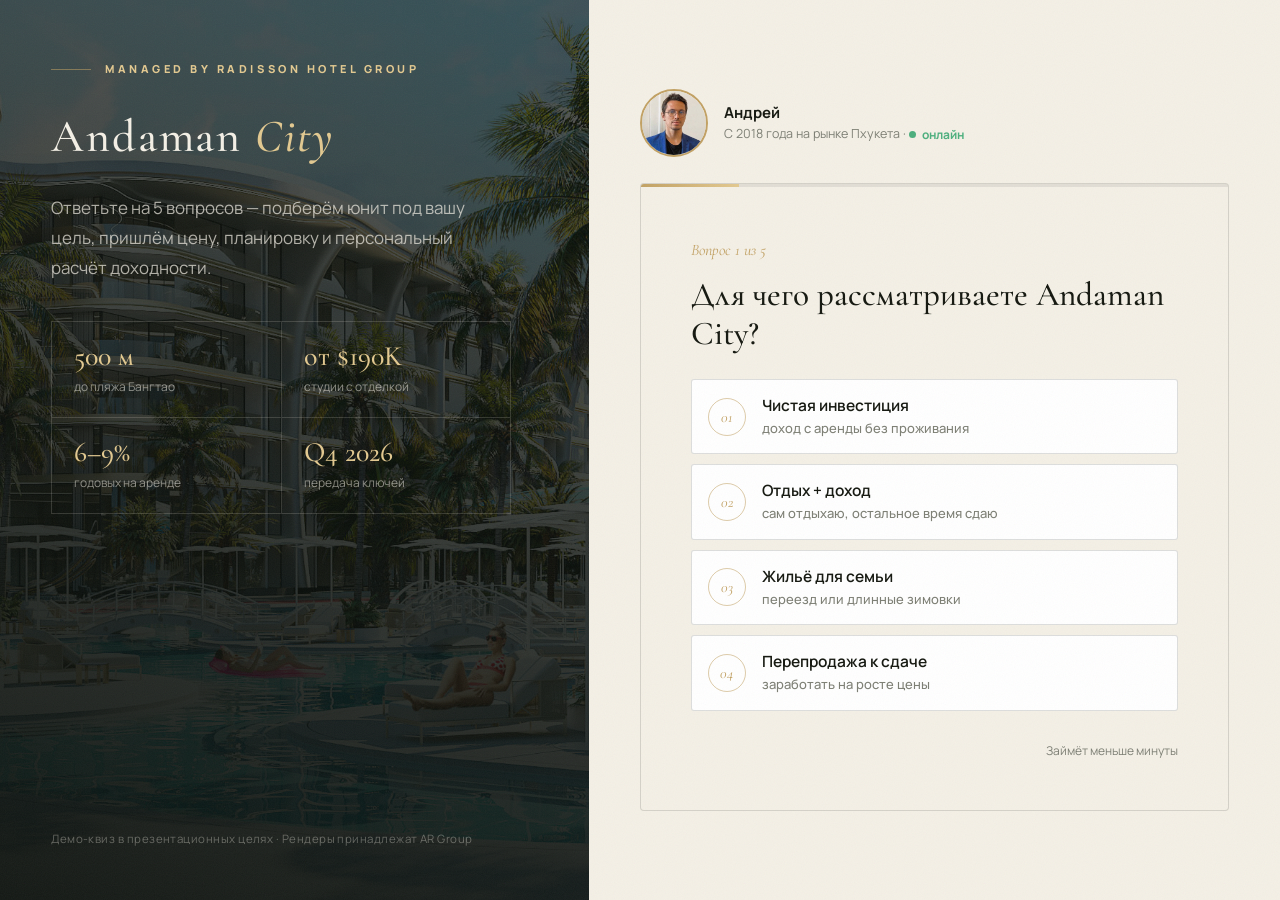
<file: quiz-project.html>
﻿<!DOCTYPE html>
<html lang="ru">
<head>
  <meta charset="UTF-8">
  <meta name="viewport" content="width=device-width, initial-scale=1.0">
  <title>Andaman City by Radisson — подберите свой юнит за 5 вопросов</title>
  <meta name="description" content="Квиз по проекту Andaman City: подберём юнит под вашу цель и бюджет, пришлём цену, планировку и расчёт доходности.">
  <link rel="preconnect" href="https://fonts.googleapis.com">
  <link rel="preconnect" href="https://fonts.gstatic.com" crossorigin>
  <link href="https://fonts.googleapis.com/css2?family=Cormorant+Garamond:ital,wght@0,400;0,500;0,600;1,400;1,500&family=Manrope:wght@400;500;600;700;800&display=swap" rel="stylesheet">
  <link rel="stylesheet" href="assets/css/base.css?v=9">
  <link rel="stylesheet" href="assets/css/quiz.css?v=9">
  <style>
    body { background: var(--night); }

    .quiz-page { min-height: 100svh; display: grid; grid-template-columns: minmax(400px, 46%) 1fr; }

    .quiz-aside {
      position: relative;
      color: var(--cream);
      display: flex;
      flex-direction: column;
      justify-content: space-between;
      padding: clamp(28px, 4vw, 64px);
      overflow: hidden;
    }
    .quiz-aside__bg, .quiz-aside__bg img { position: absolute; inset: 0; width: 100%; height: 100%; object-fit: cover; }
    .quiz-aside__bg::after { content: ""; position: absolute; inset: 0; background: linear-gradient(200deg, rgba(11,16,12,0.68), rgba(11,16,12,0.96)); }
    .quiz-aside > *:not(.quiz-aside__bg) { position: relative; z-index: 2; }
    .quiz-aside__brand {
      font-size: 11px;
      font-weight: 800;
      letter-spacing: 0.32em;
      text-transform: uppercase;
      color: var(--gold-2);
      display: inline-flex;
      align-items: center;
      gap: 14px;
    }
    .quiz-aside__brand::before { content: ""; width: 40px; height: 1px; background: var(--gold-dim); }
    .quiz-aside__logo {
      font-family: var(--ff-d);
      font-weight: 500;
      font-size: clamp(36px, 3.6vw, 56px);
      letter-spacing: 0.04em;
      margin-top: 18px;
    }
    .quiz-aside__logo em { font-style: italic; color: var(--gold-2); }
    .quiz-aside__title { font-size: clamp(15px, 1.4vw, 17px); line-height: 1.75; margin-top: 18px; color: rgba(244,240,230,0.7); max-width: 420px; }
    .quiz-aside__stats {
      display: grid;
      grid-template-columns: 1fr 1fr;
      margin-top: 38px;
      max-width: 460px;
      border-top: 1px solid var(--hair-l);
      border-left: 1px solid var(--hair-l);
    }
    .qa-stat { padding: 20px 22px; border-right: 1px solid var(--hair-l); border-bottom: 1px solid var(--hair-l); }
    .qa-stat b { font-family: var(--ff-d); font-weight: 500; font-size: 28px; color: var(--gold-2); display: block; line-height: 1; }
    .qa-stat span { font-size: 12px; color: rgba(244,240,230,0.55); display: block; margin-top: 7px; }
    .quiz-aside__foot { font-size: 11.5px; color: rgba(244,240,230,0.35); margin-top: 40px; letter-spacing: 0.04em; }

    .quiz-main {
      display: flex;
      flex-direction: column;
      align-items: center;
      justify-content: center;
      padding: clamp(24px, 4vw, 64px);
      background: var(--cream);
    }
    .quiz-main .quiz { width: 100%; max-width: 780px; box-shadow: none; }

    /* Результат — карточка юнита */
    .unit-card {
      display: grid;
      grid-template-columns: 220px 1fr;
      gap: 22px;
      border: 1px solid var(--hair);
      border-radius: 2px;
      overflow: hidden;
      margin: 26px 0 6px;
      background: var(--white);
    }
    .unit-card img { width: 100%; height: 100%; object-fit: cover; }
    .unit-card__body { padding: 20px 22px 20px 0; }
    .unit-card__type { font-size: 10.5px; font-weight: 800; letter-spacing: 0.24em; text-transform: uppercase; color: var(--gold); }
    .unit-card__name { font-family: var(--ff-d); font-weight: 500; font-size: 28px; margin: 6px 0 2px; line-height: 1.15; }
    .unit-card__meta { font-size: 13px; color: var(--stone); }
    .unit-card__row { display: flex; flex-wrap: wrap; gap: 8px; margin-top: 14px; }
    .unit-card__pill {
      padding: 7px 14px;
      border-radius: 999px;
      border: 1px solid rgba(194,161,99,0.45);
      color: #8a6f3c;
      font-size: 11px;
      font-weight: 700;
      letter-spacing: 0.06em;
    }
    .unit-card__price { font-family: var(--ff-d); font-weight: 600; font-size: 24px; margin-top: 16px; }

    @media (max-width: 900px) {
      .quiz-page { grid-template-columns: 1fr; }
      .quiz-aside { min-height: 340px; }
      .unit-card { grid-template-columns: 1fr; }
      .unit-card__body { padding: 0 20px 20px; }
      .unit-card img { aspect-ratio: 16/9; }
      .quiz-main { padding: 28px 16px 48px; }
    }
  </style>
</head>
<body>
  <div class="grain" aria-hidden="true"></div>

  <div class="quiz-page">
    <aside class="quiz-aside">
      <div class="quiz-aside__bg"><img src="assets/img/andaman-city-6.jpg" alt="Andaman City"></div>
      <div>
        <div class="quiz-aside__brand">Managed by Radisson Hotel Group</div>
        <div class="quiz-aside__logo">Andaman <em>City</em></div>
        <p class="quiz-aside__title">
          Ответьте на 5 вопросов — подберём юнит под вашу цель, пришлём цену,
          планировку и персональный расчёт доходности.
        </p>
        <div class="quiz-aside__stats">
          <div class="qa-stat"><b>500 м</b><span>до пляжа Бангтао</span></div>
          <div class="qa-stat"><b>от $190K</b><span>студии с отделкой</span></div>
          <div class="qa-stat"><b>6–9%</b><span>годовых на аренде</span></div>
          <div class="qa-stat"><b>Q4 2026</b><span>передача ключей</span></div>
        </div>
      </div>
      <div class="quiz-aside__foot">Демо-квиз в презентационных целях · Рендеры принадлежат AR Group</div>
    </aside>

    <main class="quiz-main">
      <div class="agent" style="width:100%;max-width:780px;margin-bottom:26px">
        <img class="agent__photo" src="assets/img/andrey-mini.jpg" alt="Андрей">
        <div>
          <div class="agent__name">Андрей</div>
          <div class="agent__role">С 2018 года на рынке Пхукета · <span class="agent__status">онлайн</span></div>
        </div>
      </div>
      <div id="quiz-container" style="width:100%;max-width:780px"></div>
    </main>
  </div>

  <script src="assets/js/quiz-engine.js?v=18"></script>
  <script>
    const UNITS = {
      studio: {
        type: "Atrium · для инвестиций",
        name: "Студия 30–36 м²",
        img: "assets/img/andaman-city-3.jpg",
        price: "от $190 000",
        pills: ["Доход до 9% годовых", "Самый ликвидный формат", "Мебель включена"]
      },
      br1: {
        type: "Atrium · универсальный",
        name: "1 спальня 40–52 м²",
        img: "assets/img/andaman-city-1.jpg",
        price: "от $265 000",
        pills: ["Оптимум цена / доход", "Вид на лагуну", "Для отдыха и аренды"]
      },
      br2: {
        type: "Atrium · семейный",
        name: "2 спальни 56–64 м²",
        img: "assets/img/andaman-city-7.jpg",
        price: "от $380 000",
        pills: ["Для семьи с детьми", "2 санузла", "30 дней проживания в год"]
      },
      residence: {
        type: "Boutique Residences · приватный",
        name: "Резиденция 245–300 м² с бассейном",
        img: "assets/img/andaman-city-13.jpg",
        price: "от $670 000",
        pills: ["Личный бассейн", "Клубный дом на 8 резиденций", "Полная приватность"]
      }
    };

    function pickUnit(a) {
      if (a.unit && a.unit !== "help") return UNITS[a.unit];
      if (a.budget === "b1") return UNITS.studio;
      if (a.budget === "b2") return a.goal === "family" ? UNITS.br2 : UNITS.br1;
      if (a.budget === "b3") return UNITS.br2;
      return UNITS.residence;
    }

    document.addEventListener("DOMContentLoaded", () => {
      createQuiz(document.getElementById("quiz-container"), {
        flat: true,
        side: false,
        questions: [
          {
            key: "goal",
            question: "Для чего рассматриваете Andaman City?",
            options: [
              { value: "invest", label: "Чистая инвестиция", sub: "доход с аренды без проживания", icon: "01" },
              { value: "mix", label: "Отдых + доход", sub: "сам отдыхаю, остальное время сдаю", icon: "02" },
              { value: "family", label: "Жильё для семьи", sub: "переезд или длинные зимовки", icon: "03" },
              { value: "resale", label: "Перепродажа к сдаче", sub: "заработать на росте цены", icon: "04" }
            ]
          },
          {
            key: "unit",
            question: "Какой формат юнита интересен?",
            options: [
              { value: "studio", label: "Студия", sub: "30–36 м², от $190 000", img: "assets/img/andaman-city-3.jpg" },
              { value: "br1", label: "1 спальня", sub: "40–52 м², от $265 000", img: "assets/img/andaman-city-1.jpg" },
              { value: "br2", label: "2 спальни", sub: "56–64 м², от $380 000", img: "assets/img/andaman-city-7.jpg" },
              { value: "residence", label: "Резиденция с бассейном", sub: "245–300 м², от $670 000", img: "assets/img/andaman-city-13.jpg" },
              { value: "help", label: "Помогите выбрать", sub: "подберите оптимальный под бюджет", icon: "?" }
            ]
          },
          {
            key: "budget",
            question: "Какой бюджет закладываете?",
            options: [
              { value: "b1", label: "До $250 000", icon: "01" },
              { value: "b2", label: "$250 000 – $400 000", icon: "02" },
              { value: "b3", label: "$400 000 – $700 000", icon: "03" },
              { value: "b4", label: "Более $700 000", icon: "04" }
            ]
          },
          {
            key: "payment",
            question: "Как удобнее оплачивать?",
            options: [
              { value: "cash", label: "100% оплата", sub: "дополнительная скидка от застройщика", icon: "01" },
              { value: "installments", label: "Рассрочка 0% до ключей", sub: "35% первый взнос, далее по этапам", icon: "02" },
              { value: "discuss", label: "Хочу сравнить варианты", sub: "покажем оба расчёта", icon: "03" }
            ]
          },
          {
            key: "when",
            question: "Когда планируете покупку?",
            options: [
              { value: "now", label: "В ближайший месяц", sub: "успеваете к скидке −300 000 THB", icon: "01" },
              { value: "soon", label: "В течение 2–3 месяцев", icon: "02" },
              { value: "later", label: "Пока изучаю проект", sub: "пришлём презентацию и цены", icon: "03" }
            ]
          }
        ],
        renderResult(answers) {
          const u = pickUnit(answers);
          return (
            '<div class="quiz__result-badge">Юнит подобран</div>' +
            '<div class="quiz__question">Ваш вариант в Andaman City</div>' +
            '<p class="quiz__hint">На основе ответов рекомендуем этот формат. Оставьте контакты — пришлём свободные юниты, планировки, этажи и персональный расчёт доходности.</p>' +
            '<div class="unit-card">' +
            '<img src="' + u.img + '" alt="' + u.name + '">' +
            '<div class="unit-card__body">' +
            '<div class="unit-card__type">' + u.type + "</div>" +
            '<div class="unit-card__name">' + u.name + "</div>" +
            '<div class="unit-card__meta">Andaman City · 500 м до пляжа Бангтао · ключи Q4 2026</div>' +
            '<div class="unit-card__row">' + u.pills.map((p) => '<span class="unit-card__pill">' + p + "</span>").join("") + "</div>" +
            '<div class="unit-card__price">' + u.price + "</div>" +
            "</div></div>" +
            leadFormHtml("Получить цены и планировки")
          );
        }
      });
    });
  </script>
</body>
</html>
</file>
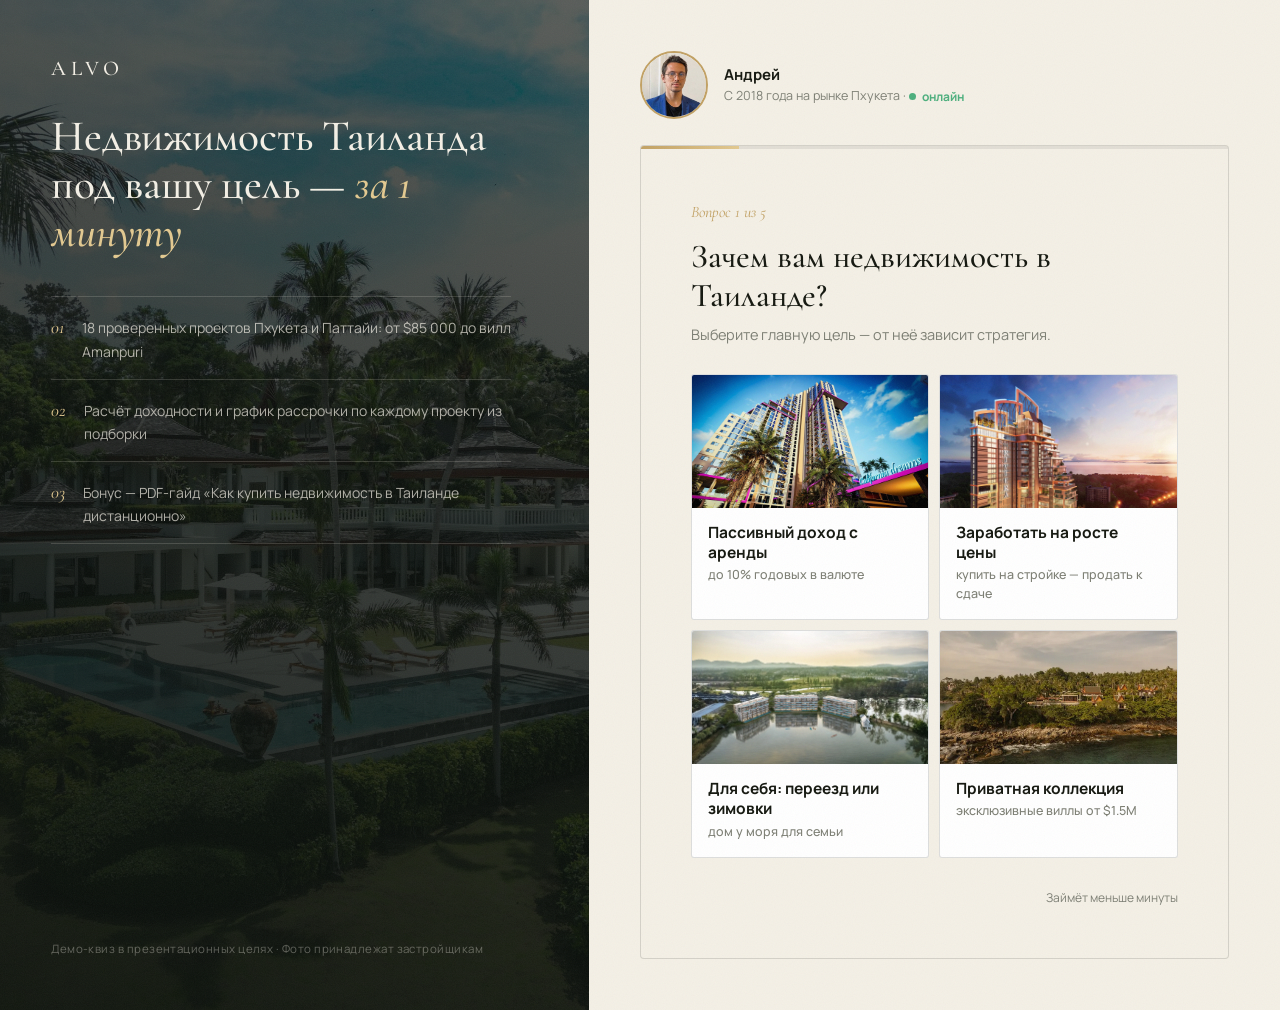
<file: quiz.html>
﻿<!DOCTYPE html>
<html lang="ru">
<head>
  <meta charset="UTF-8">
  <meta name="viewport" content="width=device-width, initial-scale=1.0">
  <title>Подбор недвижимости в Таиланде за 1 минуту — квиз из 5 вопросов</title>
  <meta name="description" content="Ответьте на 5 вопросов и получите персональную подборку из 18 лучших проектов Пхукета и Паттайи с ценами и расчётом доходности.">
  <link rel="preconnect" href="https://fonts.googleapis.com">
  <link rel="preconnect" href="https://fonts.gstatic.com" crossorigin>
  <link href="https://fonts.googleapis.com/css2?family=Cormorant+Garamond:ital,wght@0,400;0,500;0,600;1,400;1,500&family=Manrope:wght@400;500;600;700;800&display=swap" rel="stylesheet">
  <link rel="stylesheet" href="assets/css/base.css?v=9">
  <link rel="stylesheet" href="assets/css/quiz.css?v=9">
  <style>
    body { background: var(--night); }

    .quiz-page {
      min-height: 100svh;
      display: grid;
      grid-template-columns: minmax(400px, 46%) 1fr;
    }

    /* Левая панель */
    .quiz-aside {
      position: relative;
      color: var(--cream);
      display: flex;
      flex-direction: column;
      justify-content: space-between;
      padding: clamp(28px, 4vw, 64px);
      overflow: hidden;
    }
    .quiz-aside__bg, .quiz-aside__bg img { position: absolute; inset: 0; width: 100%; height: 100%; object-fit: cover; }
    .quiz-aside__bg::after {
      content: "";
      position: absolute;
      inset: 0;
      background: linear-gradient(200deg, rgba(11,16,12,0.68), rgba(11,16,12,0.96));
    }
    .quiz-aside > *:not(.quiz-aside__bg) { position: relative; z-index: 2; }
    .quiz-aside__logo {
      font-family: var(--ff-d);
      font-weight: 500;
      font-size: 21px;
      letter-spacing: 0.22em;
      text-transform: uppercase;
    }
    .quiz-aside__logo em { font-style: italic; color: var(--gold-2); }
    .quiz-aside__title {
      font-family: var(--ff-d);
      font-weight: 500;
      font-size: clamp(32px, 3.4vw, 52px);
      line-height: 1.1;
      margin-top: 26px;
      max-width: 480px;
    }
    .quiz-aside__title em { font-style: italic; color: var(--gold-2); }
    .quiz-aside__benefits { margin-top: 40px; max-width: 460px; border-top: 1px solid var(--hair-l); }
    .quiz-benefit {
      display: flex;
      gap: 18px;
      align-items: baseline;
      font-size: 14px;
      line-height: 1.65;
      color: rgba(244,240,230,0.7);
      padding: 16px 0;
      border-bottom: 1px solid var(--hair-l);
    }
    .quiz-benefit__icon {
      flex-shrink: 0;
      font-family: var(--ff-d);
      font-style: italic;
      font-size: 18px;
      color: var(--gold-2);
    }
    .quiz-aside__foot { font-size: 11.5px; color: rgba(244,240,230,0.35); margin-top: 40px; letter-spacing: 0.04em; }

    /* Правая часть */
    .quiz-main {
      display: flex;
      flex-direction: column;
      align-items: center;
      justify-content: center;
      padding: clamp(24px, 4vw, 64px);
      background: var(--cream);
    }
    .quiz-main .quiz { width: 100%; max-width: 780px; box-shadow: none; }

    @media (max-width: 900px) {
      .quiz-page { grid-template-columns: 1fr; }
      .quiz-aside { min-height: 360px; }
      .quiz-aside__benefits { display: none; }
      .quiz-aside__foot { margin-top: 26px; }
      .quiz-main { padding: 28px 16px 48px; }
    }
  </style>
</head>
<body>
  <div class="grain" aria-hidden="true"></div>

  <div class="quiz-page">
    <aside class="quiz-aside">
      <div class="quiz-aside__bg"><img src="assets/img/trisara-1.jpg" alt="Виллы Пхукета"></div>
      <div>
        <div class="quiz-aside__logo">ALVO</div>
        <h1 class="quiz-aside__title">Недвижимость Таиланда под вашу цель — <em>за 1 минуту</em></h1>
        <div class="quiz-aside__benefits">
          <div class="quiz-benefit">
            <span class="quiz-benefit__icon">01</span>
            <span>18 проверенных проектов Пхукета и Паттайи: от $85 000 до вилл Amanpuri</span>
          </div>
          <div class="quiz-benefit">
            <span class="quiz-benefit__icon">02</span>
            <span>Расчёт доходности и график рассрочки по каждому проекту из подборки</span>
          </div>
          <div class="quiz-benefit">
            <span class="quiz-benefit__icon">03</span>
            <span>Бонус — PDF-гайд «Как купить недвижимость в Таиланде дистанционно»</span>
          </div>
        </div>
      </div>
      <div class="quiz-aside__foot">Демо-квиз в презентационных целях · Фото принадлежат застройщикам</div>
    </aside>

    <main class="quiz-main">
      <div class="agent" style="width:100%;max-width:780px;margin-bottom:26px">
        <img class="agent__photo" src="assets/img/andrey-mini.jpg" alt="Андрей">
        <div>
          <div class="agent__name">Андрей</div>
          <div class="agent__role">С 2018 года на рынке Пхукета · <span class="agent__status">онлайн</span></div>
        </div>
      </div>
      <div id="quiz-container" style="width:100%;max-width:780px"></div>
    </main>
  </div>

  <script src="assets/js/data.js?v=9"></script>
  <script src="assets/js/quiz-engine.js?v=18"></script>
  <script>
    document.addEventListener("DOMContentLoaded", () => {
      createQuiz(document.getElementById("quiz-container"), {
        flat: true,
        side: false,
        questions: [
          {
            key: "strategy",
            question: "Зачем вам недвижимость в Таиланде?",
            hint: "Выберите главную цель — от неё зависит стратегия.",
            options: [
              { value: "rent", label: "Пассивный доход с аренды", sub: "до 10% годовых в валюте", img: "assets/img/santa-monica-5.jpg" },
              { value: "resale", label: "Заработать на росте цены", sub: "купить на стройке — продать к сдаче", img: "assets/img/riviera-malibu-2.jpg" },
              { value: "live", label: "Для себя: переезд или зимовки", sub: "дом у моря для семьи", img: "assets/img/angsana-1.webp" },
              { value: "private", label: "Приватная коллекция", sub: "эксклюзивные виллы от $1.5M", img: "assets/img/amanpuri-1.webp" }
            ]
          },
          {
            key: "region",
            question: "Где хотите купить?",
            options: [
              { value: "phuket", label: "Пхукет", sub: "остров, международные бренды, премиум", img: "assets/img/trisara-2.jpg" },
              { value: "pattaya", label: "Паттайя", sub: "город у моря, порог входа ниже", img: "assets/img/riviera-malibu-3.jpg" },
              { value: "any", label: "Доверюсь эксперту", sub: "сравним оба региона в подборке", img: "assets/img/btgr-beach-2.webp" }
            ]
          },
          {
            key: "type",
            question: "Какой формат ближе?",
            options: [
              { value: "condo", label: "Апартаменты", sub: "ликвидность и простая аренда", img: "assets/img/cassia-1.webp" },
              { value: "villa", label: "Вилла", sub: "своя территория и бассейн", img: "assets/img/hythe-1.jpg" },
              { value: "any", label: "Рассмотрю оба варианта", img: "assets/img/skypark-elara-1.webp" }
            ]
          },
          {
            key: "budget",
            question: "Какой бюджет закладываете?",
            hint: "Ориентировочно — в подборке покажем варианты рядом с вашей вилкой.",
            options: [
              { value: "0-250000", label: "До $250 000", icon: "01" },
              { value: "250000-500000", label: "$250 000 – $500 000", icon: "02" },
              { value: "500000-2000000", label: "$500 000 – $2 000 000", icon: "03" },
              { value: "2000000-", label: "Более $2 000 000", icon: "04" }
            ]
          },
          {
            key: "when",
            question: "Когда планируете покупку?",
            options: [
              { value: "now", label: "Готов купить в ближайший месяц", sub: "покажем юниты со скидками", icon: "01" },
              { value: "soon", label: "В течение 2–3 месяцев", icon: "02" },
              { value: "later", label: "Пока изучаю рынок", sub: "пришлём аналитику и цены", icon: "03" }
            ]
          }
        ],
        renderResult(answers) {
          const top = matchProjects(answers, 3);
          return (
            '<div class="quiz__result-badge">Подобрано 3 проекта</div>' +
            '<div class="quiz__question">Ваша персональная подборка готова</div>' +
            '<p class="quiz__hint">Вот что подходит под вашу цель. Оставьте контакты — пришлём полную подборку с ценами, планировками, доходностью и бонусный PDF-гайд.</p>' +
            miniCardsHtml(top) +
            leadFormHtml("Получить подборку и гайд")
          );
        }
      });
    });
  </script>
</body>
</html>
</file>
<file: assets/css/base.css>
/* ==================================================================
   ALVO — дизайн-система v2
   Cormorant Garamond (display) + Manrope (text)
   ================================================================== */

:root {
  --night: #0b100c;
  --pine: #131c15;
  --pine-2: #1a271e;
  --gold: #c2a163;
  --gold-2: #e3c990;
  --gold-dim: rgba(194, 161, 99, 0.55);
  --cream: #f4f0e6;
  --cream-2: #ece6d7;
  --white: #ffffff;
  --stone: #7d7f74;
  --ink: #14170f;

  --hair: rgba(20, 23, 15, 0.14);
  --hair-l: rgba(244, 240, 230, 0.16);

  --ff-d: "Cormorant Garamond", serif;
  --ff-t: "Manrope", sans-serif;

  --tr: cubic-bezier(0.22, 1, 0.36, 1);
  --tr-2: cubic-bezier(0.65, 0.05, 0, 1);
  --container: 1360px;
  --gutter: clamp(20px, 3.4vw, 48px);
}

*, *::before, *::after { box-sizing: border-box; margin: 0; padding: 0; }

html { scroll-behavior: initial; overflow-x: hidden; }
html.lenis, html.lenis body { height: auto; }
.lenis.lenis-smooth { scroll-behavior: auto !important; }

body {
  font-family: var(--ff-t);
  font-size: 16px;
  line-height: 1.7;
  color: var(--ink);
  background: var(--cream);
  -webkit-font-smoothing: antialiased;
  overflow-x: hidden;
}

img { max-width: 100%; display: block; }
a { color: inherit; text-decoration: none; }
ul, ol { list-style: none; }
button { font-family: inherit; cursor: pointer; border: none; background: none; color: inherit; }
input, select, textarea { font-family: inherit; font-size: inherit; }
::selection { background: var(--gold); color: var(--night); }

.container { max-width: var(--container); margin: 0 auto; padding: 0 var(--gutter); }

/* ---------- Зерно ---------- */
.grain {
  position: fixed;
  inset: -50%;
  width: 200%;
  height: 200%;
  z-index: 999;
  pointer-events: none;
  opacity: 0.05;
  background-image: url("data:image/svg+xml,%3Csvg xmlns='http://www.w3.org/2000/svg' width='240' height='240'%3E%3Cfilter id='n'%3E%3CfeTurbulence type='fractalNoise' baseFrequency='0.9' numOctaves='2'/%3E%3C/filter%3E%3Crect width='100%25' height='100%25' filter='url(%23n)'/%3E%3C/svg%3E");
  animation: grain 9s steps(10) infinite;
}
@keyframes grain {
  0%, 100% { transform: translate(0, 0); }
  20% { transform: translate(-3%, 2%); }
  40% { transform: translate(2%, -3%); }
  60% { transform: translate(-2%, -2%); }
  80% { transform: translate(3%, 3%); }
}

/* ---------- Прелоадер ---------- */
.preloader {
  position: fixed;
  inset: 0;
  z-index: 1000;
  background: var(--night);
  display: flex;
  align-items: center;
  justify-content: center;
  flex-direction: column;
  gap: 26px;
}
.preloader__logo {
  font-family: var(--ff-d);
  font-size: clamp(26px, 4vw, 40px);
  font-weight: 500;
  letter-spacing: 0.18em;
  text-transform: uppercase;
  color: var(--cream);
  opacity: 0;
}
.preloader__logo em { font-style: italic; color: var(--gold-2); }
.preloader__line {
  width: min(220px, 40vw);
  height: 1px;
  background: rgba(244, 240, 230, 0.14);
  position: relative;
  overflow: hidden;
}
.preloader__line::after {
  content: "";
  position: absolute;
  inset: 0;
  background: var(--gold);
  transform: translateX(-100%);
  animation: loadline 1.1s var(--tr-2) forwards;
}
@keyframes loadline { to { transform: translateX(0); } }

/* ---------- Типографика ---------- */
h1, h2, h3, .display {
  font-family: var(--ff-d);
  font-weight: 500;
  line-height: 1.06;
  letter-spacing: -0.005em;
}
h1 em, h2 em, h3 em, .display em {
  font-style: italic;
  font-weight: 500;
  color: var(--gold);
}

.h-hero { font-size: clamp(46px, 7.6vw, 118px); }
.h1 { font-size: clamp(40px, 6vw, 92px); }
.h2 { font-size: clamp(34px, 4.4vw, 64px); line-height: 1.08; }
.h3 { font-size: clamp(22px, 2.4vw, 32px); line-height: 1.2; }

.lead {
  font-size: clamp(16px, 1.35vw, 19px);
  line-height: 1.75;
  font-weight: 500;
}

.label {
  font-size: 11px;
  font-weight: 800;
  letter-spacing: 0.32em;
  text-transform: uppercase;
  color: var(--gold);
  display: inline-flex;
  align-items: center;
  gap: 14px;
}
.label--line::before { content: ""; width: 40px; height: 1px; background: var(--gold-dim); }

.text-stone { color: var(--stone); }
.text-center { text-align: center; }

/* ---------- Секции ---------- */
.section { padding: clamp(88px, 11vw, 170px) 0; position: relative; }
.section--tight { padding: clamp(60px, 7vw, 110px) 0; }
.section--dark { background: var(--night); color: var(--cream); }
.section--dark .text-stone { color: rgba(244, 240, 230, 0.55); }
.section--panel { background: var(--cream-2); }

/* Шапка секции: номер + заголовок */
.sec-head {
  display: grid;
  grid-template-columns: auto 1fr;
  gap: clamp(20px, 4vw, 64px);
  align-items: end;
  padding-bottom: clamp(28px, 3.5vw, 48px);
  margin-bottom: clamp(36px, 5vw, 72px);
  border-bottom: 1px solid var(--hair);
}
.section--dark .sec-head { border-color: var(--hair-l); }
.sec-head__idx {
  font-family: var(--ff-d);
  font-style: italic;
  font-size: clamp(15px, 1.4vw, 19px);
  color: var(--gold);
  padding-bottom: 10px;
  white-space: nowrap;
}
.sec-head__main { max-width: 980px; }
.sec-head__main .h2 { margin-top: 14px; }
.sec-head__sub {
  margin-top: 20px;
  max-width: 560px;
  color: var(--stone);
  font-size: 15.5px;
  line-height: 1.75;
}
.section--dark .sec-head__sub { color: rgba(244, 240, 230, 0.55); }
.sec-head--row { grid-template-columns: auto 1fr auto; }
.sec-head__aside { padding-bottom: 12px; }

/* ---------- Кнопки ---------- */
.btn {
  position: relative;
  display: inline-flex;
  align-items: center;
  justify-content: center;
  gap: 14px;
  padding: 0 36px;
  height: 60px;
  border-radius: 999px;
  font-size: 12px;
  font-weight: 800;
  letter-spacing: 0.22em;
  text-transform: uppercase;
  overflow: hidden;
  transition: color 0.45s var(--tr), border-color 0.45s var(--tr), transform 0.45s var(--tr);
  isolation: isolate;
  white-space: nowrap;
}
.btn::before {
  content: "";
  position: absolute;
  inset: 0;
  border-radius: inherit;
  transform: translateY(101%);
  transition: transform 0.55s var(--tr-2);
  z-index: -1;
}
.btn:hover::before { transform: translateY(0); }
.btn .arr { transition: transform 0.45s var(--tr); font-size: 15px; letter-spacing: 0; }
.btn:hover .arr { transform: translateX(6px); }

.btn--gold { background: var(--gold); color: var(--night); }
.btn--gold::before { background: var(--gold-2); }

.btn--night { background: var(--night); color: var(--cream); }
.btn--night::before { background: var(--pine-2); }

.btn--line { border: 1px solid var(--hair-l); color: var(--cream); }
.btn--line::before { background: var(--cream); }
.btn--line:hover { color: var(--night); border-color: var(--cream); }

.btn--line-dark { border: 1px solid rgba(20, 23, 15, 0.28); color: var(--ink); }
.btn--line-dark::before { background: var(--night); }
.btn--line-dark:hover { color: var(--cream); border-color: var(--night); }

.btn--sm { height: 48px; padding: 0 26px; font-size: 11px; }
.btn--lg { height: 68px; padding: 0 46px; }
.btn--block { width: 100%; }

/* ---------- Навигация ---------- */
.nav {
  position: fixed;
  inset: 0 0 auto 0;
  z-index: 90;
  transition: transform 0.5s var(--tr), background 0.5s, border-color 0.5s, padding 0.5s;
  padding: 26px 0;
  border-bottom: 1px solid transparent;
}
.nav__inner {
  display: flex;
  align-items: center;
  justify-content: space-between;
  gap: 24px;
}
.nav__logo {
  font-family: var(--ff-d);
  font-weight: 500;
  font-size: 20px;
  letter-spacing: 0.22em;
  text-transform: uppercase;
  color: var(--cream);
  z-index: 96;
  position: relative;
}
.nav__logo em { font-style: italic; color: var(--gold-2); }
.nav__links {
  display: flex;
  gap: clamp(20px, 2.6vw, 42px);
  font-size: 12px;
  font-weight: 700;
  letter-spacing: 0.14em;
  text-transform: uppercase;
  color: rgba(244, 240, 230, 0.78);
}
.nav__links a {
  position: relative;
  padding: 4px 0;
  transition: color 0.3s;
}
.nav__links a::after {
  content: "";
  position: absolute;
  left: 0;
  bottom: 0;
  width: 100%;
  height: 1px;
  background: var(--gold-2);
  transform: scaleX(0);
  transform-origin: right;
  transition: transform 0.45s var(--tr);
}
.nav__links a:hover { color: var(--gold-2); }
.nav__links a:hover::after { transform: scaleX(1); transform-origin: left; }
/* Фон при скролле — на псевдоэлементе, чтобы backdrop-filter
   не превращал .nav в containing block для fixed-меню */
.nav::before {
  content: "";
  position: absolute;
  inset: 0;
  background: rgba(11, 16, 12, 0.82);
  backdrop-filter: blur(18px);
  opacity: 0;
  transition: opacity 0.5s;
  z-index: -1;
  pointer-events: none;
}
.nav.is-scrolled {
  border-color: rgba(244, 240, 230, 0.08);
  padding: 14px 0;
}
.nav.is-scrolled::before { opacity: 1; }
.nav.is-hidden { transform: translateY(-110%); }
/* Открытое меню: снимаем transform, иначе fixed-оверлей обрезается шапкой */
body.menu-open .nav { transform: none; }
body.menu-open .nav::before { opacity: 0; }
.nav__right { display: flex; align-items: center; gap: 16px; }
.nav__links-extra { display: none; }

.nav__burger {
  display: none;
  z-index: 96;
  position: relative;
  width: 44px;
  height: 44px;
  border: 1px solid var(--hair-l);
  border-radius: 50%;
  align-items: center;
  justify-content: center;
  flex-direction: column;
  gap: 5px;
}
.nav__burger span {
  width: 16px;
  height: 1.5px;
  background: var(--cream);
  border-radius: 2px;
  transition: transform 0.4s var(--tr), opacity 0.3s;
}
.nav__burger.is-open span:nth-child(1) { transform: translateY(3.25px) rotate(45deg); }
.nav__burger.is-open span:nth-child(2) { transform: translateY(-3.25px) rotate(-45deg); }

/* ---------- Hero ---------- */
.hero {
  position: relative;
  min-height: 100svh;
  display: flex;
  align-items: flex-end;
  color: var(--cream);
  overflow: hidden;
  background: var(--night);
}
.hero__bg { position: absolute; inset: 0; overflow: hidden; }
.hero__bg img {
  position: absolute;
  inset: 0;
  width: 100%;
  height: 100%;
  object-fit: cover;
  transform: scale(1.08);
  will-change: transform;
}
.hero__bg::after {
  content: "";
  position: absolute;
  inset: 0;
  background:
    linear-gradient(180deg, rgba(11, 16, 12, 0.66) 0%, rgba(11, 16, 12, 0.3) 42%, rgba(11, 16, 12, 0.96) 100%),
    linear-gradient(90deg, rgba(11, 16, 12, 0.55) 0%, rgba(11, 16, 12, 0.1) 60%);
  z-index: 1;
}
.hero__content {
  position: relative;
  z-index: 2;
  width: 100%;
  padding: 150px 0 0;
}
.hero__title { margin-top: 26px; max-width: 15ch; }
.hero__grid {
  display: grid;
  grid-template-columns: 1fr auto;
  align-items: end;
  gap: 40px;
}
.hero__desc {
  max-width: 340px;
  font-size: 15px;
  line-height: 1.75;
  color: rgba(244, 240, 230, 0.88);
  padding-bottom: 8px;
  text-shadow: 0 1px 24px rgba(0, 0, 0, 0.75), 0 1px 4px rgba(0, 0, 0, 0.4);
}
.hero__desc .btn { margin-top: 26px; }

/* Полоса метрик под hero */
.hero__meta {
  position: relative;
  z-index: 2;
  margin-top: clamp(40px, 6vw, 80px);
  border-top: 1px solid var(--hair-l);
  background: rgba(11, 16, 12, 0.45);
  backdrop-filter: blur(14px);
}
.hero__meta-grid {
  display: grid;
  grid-template-columns: repeat(4, 1fr);
}
.hero__meta-item {
  padding: clamp(20px, 2.4vw, 34px) clamp(16px, 2vw, 30px);
  border-right: 1px solid var(--hair-l);
}
.hero__meta-item:last-child { border-right: none; }
.hero__meta-item b {
  display: block;
  font-family: var(--ff-d);
  font-weight: 500;
  font-size: clamp(26px, 3vw, 44px);
  line-height: 1;
  color: var(--gold-2);
}
.hero__meta-item span {
  display: block;
  margin-top: 8px;
  font-size: 12px;
  font-weight: 600;
  letter-spacing: 0.06em;
  color: rgba(244, 240, 230, 0.55);
}

/* ---------- Марки / бегущая строка ---------- */
.marquee {
  overflow: hidden;
  padding: clamp(22px, 3vw, 34px) 0;
  background: var(--night);
  color: var(--cream);
  border-top: 1px solid var(--hair-l);
  border-bottom: 1px solid var(--hair-l);
}
.marquee__track {
  display: flex;
  width: max-content;
  animation: marquee 42s linear infinite;
}
.marquee__seq {
  display: flex;
  align-items: center;
  gap: clamp(30px, 4vw, 60px);
  padding-right: clamp(30px, 4vw, 60px);
  font-family: var(--ff-d);
  font-size: clamp(20px, 2.4vw, 34px);
  font-weight: 500;
  white-space: nowrap;
}
.marquee__seq i { font-style: italic; color: var(--gold); font-size: 0.6em; }
@keyframes marquee { to { transform: translateX(-50%); } }

/* ---------- Карточки объектов ---------- */
.cards-grid {
  display: grid;
  grid-template-columns: repeat(3, 1fr);
  gap: clamp(20px, 2.4vw, 36px);
}

.pcard { position: relative; display: flex; flex-direction: column; }
.pcard__media {
  position: relative;
  aspect-ratio: 4 / 3.4;
  overflow: hidden;
  border-radius: 4px;
  background: var(--pine);
}
.pcard__media img {
  width: 100%;
  height: 100%;
  object-fit: cover;
  transition: transform 1s var(--tr), filter 1s var(--tr);
  will-change: transform;
}
.pcard:hover .pcard__media img { transform: scale(1.07); }
.pcard__media::after {
  content: "";
  position: absolute;
  inset: 0;
  background: linear-gradient(180deg, rgba(11,16,12,0.22), transparent 35%, transparent 60%, rgba(11,16,12,0.35));
  opacity: 0.9;
  transition: opacity 0.6s;
}
.pcard__tags {
  position: absolute;
  top: 16px;
  left: 16px;
  right: 16px;
  display: flex;
  flex-wrap: wrap;
  gap: 8px;
  z-index: 2;
}
.pcard__tag {
  padding: 8px 14px;
  border-radius: 999px;
  font-size: 10px;
  font-weight: 800;
  letter-spacing: 0.18em;
  text-transform: uppercase;
  color: var(--cream);
  border: 1px solid rgba(244, 240, 230, 0.35);
  backdrop-filter: blur(10px);
  background: rgba(11, 16, 12, 0.28);
}
.pcard__go {
  position: absolute;
  right: 18px;
  bottom: 18px;
  z-index: 2;
  width: 52px;
  height: 52px;
  border-radius: 50%;
  background: var(--cream);
  color: var(--night);
  display: flex;
  align-items: center;
  justify-content: center;
  font-size: 18px;
  opacity: 0;
  transform: translateY(12px) rotate(-45deg);
  transition: opacity 0.45s var(--tr), transform 0.55s var(--tr), background 0.3s;
}
.pcard:hover .pcard__go { opacity: 1; transform: translateY(0) rotate(-45deg); }
.pcard__go:hover { background: var(--gold-2); }

.pcard__body { padding: 22px 4px 0; display: flex; flex-direction: column; flex: 1; }
.pcard__loc {
  font-size: 11px;
  font-weight: 800;
  letter-spacing: 0.22em;
  text-transform: uppercase;
  color: var(--stone);
}
.pcard__name {
  font-family: var(--ff-d);
  font-weight: 500;
  font-size: clamp(22px, 1.9vw, 27px);
  line-height: 1.15;
  margin-top: 8px;
}
/* Спеки лота: стоимость и площадь крупно */
.pcard__specs {
  display: grid;
  grid-template-columns: 1fr 1fr;
  gap: 12px;
  margin-top: 16px;
  padding: 14px 0;
  border-top: 1px solid var(--hair);
  border-bottom: 1px solid var(--hair);
}
.pcard__spec small {
  display: block;
  font-size: 10.5px;
  font-weight: 800;
  letter-spacing: 0.18em;
  text-transform: uppercase;
  color: var(--stone);
  margin-bottom: 5px;
}
.pcard__spec b {
  font-family: var(--ff-d);
  font-size: clamp(21px, 1.8vw, 25px);
  font-weight: 600;
  line-height: 1.1;
  white-space: nowrap;
}

/* Пилюли выгод */
.pcard__perks {
  display: flex;
  flex-wrap: wrap;
  gap: 7px;
  margin-top: 14px;
}
.pcard__perk {
  font-size: 12px;
  font-weight: 600;
  line-height: 1;
  padding: 7px 12px;
  border-radius: 999px;
  background: rgba(194, 161, 99, 0.13);
  border: 1px solid rgba(194, 161, 99, 0.22);
  color: #6e5a35;
  white-space: nowrap;
}

.pcard__desc {
  margin-top: 14px;
  font-size: 13.5px;
  line-height: 1.7;
  color: var(--stone);
}
.pcard__foot {
  margin-top: auto;
  padding-top: 18px;
  display: flex;
  align-items: baseline;
  justify-content: space-between;
  gap: 14px;
}
.pcard__price { font-family: var(--ff-d); font-size: 24px; font-weight: 600; }
.pcard__price small {
  display: block;
  font-family: var(--ff-t);
  font-size: 10.5px;
  font-weight: 700;
  letter-spacing: 0.18em;
  text-transform: uppercase;
  color: var(--stone);
  margin-top: 3px;
}
/* Продающая кнопка на всю ширину карточки */
.pcard__btn {
  display: flex;
  align-items: center;
  justify-content: center;
  gap: 10px;
  width: 100%;
  padding: 15px 20px;
  border: 1px solid var(--ink);
  border-radius: 2px;
  font-size: 11.5px;
  font-weight: 800;
  letter-spacing: 0.16em;
  text-transform: uppercase;
  color: var(--ink);
  background: transparent;
  cursor: pointer;
  transition: background 0.35s var(--tr), color 0.35s var(--tr), border-color 0.35s var(--tr);
}
.pcard__btn span { transition: transform 0.35s var(--tr); }
.pcard__btn:hover { background: var(--night); border-color: var(--night); color: var(--cream); }
.pcard__btn:hover span { transform: translateX(5px); }

.pcard__cta {
  font-size: 11px;
  font-weight: 800;
  letter-spacing: 0.2em;
  text-transform: uppercase;
  color: var(--ink);
  display: inline-flex;
  align-items: center;
  gap: 8px;
  padding-bottom: 3px;
  border-bottom: 1px solid var(--gold);
  transition: color 0.3s, border-color 0.3s;
  white-space: nowrap;
}
.pcard__cta:hover { color: var(--gold); }

/* ---------- Фильтры ---------- */
.filters {
  display: flex;
  flex-wrap: wrap;
  gap: 10px;
  margin-bottom: clamp(32px, 4vw, 52px);
}
.chip {
  padding: 13px 24px;
  border-radius: 999px;
  border: 1px solid rgba(20, 23, 15, 0.22);
  font-size: 11px;
  font-weight: 800;
  letter-spacing: 0.16em;
  text-transform: uppercase;
  color: var(--ink);
  transition: all 0.35s var(--tr);
}
.chip:hover { border-color: var(--gold); color: var(--gold); }
.chip.is-active { background: var(--night); border-color: var(--night); color: var(--cream); }
.catalog-count {
  font-family: var(--ff-d);
  font-style: italic;
  font-size: 17px;
  color: var(--stone);
  margin-bottom: 28px;
}

/* ---------- Формы ---------- */
.input {
  width: 100%;
  padding: 20px 24px;
  border-radius: 2px;
  border: 1px solid var(--hair);
  background: var(--white);
  font-size: 15px;
  color: var(--ink);
  transition: border-color 0.3s, box-shadow 0.3s;
}
.input::placeholder { color: #a9a695; font-weight: 500; }
.input:focus { outline: none; border-color: var(--gold); box-shadow: 0 0 0 3px rgba(194, 161, 99, 0.16); }
.input--ghost {
  background: transparent;
  border: none;
  border-bottom: 1px solid var(--hair-l);
  border-radius: 0;
  color: var(--cream);
  padding: 18px 2px;
}
.input--ghost::placeholder { color: rgba(244, 240, 230, 0.4); }
.input--ghost:focus { box-shadow: none; border-color: var(--gold); }
.form-note { font-size: 12px; line-height: 1.6; color: var(--stone); }

/* ---------- Модалка ---------- */
.modal {
  position: fixed;
  inset: 0;
  z-index: 200;
  display: flex;
  align-items: center;
  justify-content: center;
  padding: 20px;
  visibility: hidden;
  opacity: 0;
  transition: opacity 0.4s, visibility 0.4s;
}
.modal.is-open { visibility: visible; opacity: 1; }
.modal__backdrop { position: absolute; inset: 0; background: rgba(8, 12, 9, 0.78); backdrop-filter: blur(8px); }
.modal__panel {
  position: relative;
  width: 100%;
  max-width: 500px;
  background: var(--cream);
  border-radius: 4px;
  padding: clamp(34px, 4vw, 52px);
  transform: translateY(26px);
  transition: transform 0.5s var(--tr);
}
.modal.is-open .modal__panel { transform: translateY(0); }
.modal__close {
  position: absolute;
  top: 18px;
  right: 18px;
  width: 42px;
  height: 42px;
  border-radius: 50%;
  border: 1px solid var(--hair);
  display: flex;
  align-items: center;
  justify-content: center;
  font-size: 15px;
  color: var(--stone);
  transition: all 0.35s var(--tr);
}
.modal__close:hover { border-color: var(--gold); color: var(--gold); transform: rotate(90deg); }
.modal__panel .h3 { margin: 6px 0 10px; }
.modal__panel form { display: flex; flex-direction: column; gap: 14px; margin-top: 26px; }

/* ---------- FAQ ---------- */
.faq { max-width: 900px; margin: 0 auto; border-top: 1px solid var(--hair); }
.section--dark .faq { border-color: var(--hair-l); }
.faq__item { border-bottom: 1px solid var(--hair); }
.section--dark .faq__item { border-color: var(--hair-l); }
.faq__q {
  width: 100%;
  display: flex;
  align-items: center;
  justify-content: space-between;
  gap: 22px;
  text-align: left;
  padding: clamp(22px, 2.6vw, 32px) 4px;
  font-family: var(--ff-d);
  font-weight: 500;
  font-size: clamp(19px, 2vw, 26px);
  line-height: 1.25;
  transition: color 0.3s;
}
.faq__q:hover { color: var(--gold); }
.faq__ico {
  flex-shrink: 0;
  width: 44px;
  height: 44px;
  border: 1px solid var(--hair);
  border-radius: 50%;
  position: relative;
  transition: transform 0.5s var(--tr), border-color 0.3s;
}
.section--dark .faq__ico { border-color: var(--hair-l); }
.faq__ico::before, .faq__ico::after {
  content: "";
  position: absolute;
  top: 50%;
  left: 50%;
  width: 14px;
  height: 1.5px;
  background: currentColor;
  transform: translate(-50%, -50%);
}
.faq__ico::after { transform: translate(-50%, -50%) rotate(90deg); transition: transform 0.4s var(--tr); }
.faq__item.is-open .faq__ico { transform: rotate(180deg); border-color: var(--gold); }
.faq__item.is-open .faq__ico::after { transform: translate(-50%, -50%) rotate(0deg); }
.faq__a { max-height: 0; overflow: hidden; transition: max-height 0.55s var(--tr); }
.faq__a-inner {
  padding: 0 4px 30px;
  max-width: 720px;
  color: var(--stone);
  font-size: 15px;
  line-height: 1.8;
}
.section--dark .faq__a-inner { color: rgba(244, 240, 230, 0.55); }

/* ---------- Футер ---------- */
.footer {
  background: var(--night);
  color: rgba(244, 240, 230, 0.5);
  padding: clamp(56px, 7vw, 100px) 0 40px;
  font-size: 13px;
  overflow: hidden;
}
.footer__word {
  font-family: var(--ff-d);
  font-weight: 500;
  font-size: clamp(52px, 9vw, 150px);
  line-height: 0.95;
  color: var(--cream);
  letter-spacing: 0.02em;
  white-space: nowrap;
}
.footer__word em { font-style: italic; color: var(--gold); }
.footer__row {
  display: flex;
  flex-wrap: wrap;
  justify-content: space-between;
  align-items: center;
  gap: 18px;
  margin-top: clamp(30px, 4vw, 52px);
  padding-top: 28px;
  border-top: 1px solid var(--hair-l);
}
.footer small { display: block; line-height: 1.8; max-width: 940px; margin-top: 22px; font-size: 11.5px; color: rgba(244, 240, 230, 0.32); }

/* ---------- Агент ---------- */
.agent {
  display: flex;
  align-items: center;
  gap: 16px;
  text-align: left;
}
.agent__photo {
  width: 68px;
  height: 68px;
  border-radius: 50%;
  object-fit: cover;
  object-position: center;
  border: 2px solid var(--gold);
  flex-shrink: 0;
}
.agent__name { font-size: 15px; font-weight: 700; line-height: 1.3; }
.agent__role { font-size: 12.5px; color: var(--stone); margin-top: 3px; line-height: 1.5; }
.agent__status {
  display: inline-flex;
  align-items: center;
  gap: 6px;
  font-size: 12px;
  font-weight: 700;
  color: #4caf7d;
}
.agent__status::before {
  content: "";
  width: 7px;
  height: 7px;
  border-radius: 50%;
  background: #4caf7d;
  animation: agentpulse 1.6s infinite;
}
@keyframes agentpulse { 50% { opacity: 0.35; } }

.agent--center { flex-direction: column; text-align: center; gap: 16px; }
.agent--center .agent__photo { width: 104px; height: 104px; }
.agent--light .agent__name { color: var(--cream); }
.agent--light .agent__role { color: rgba(244, 240, 230, 0.55); }

/* ---------- Анимации появления ---------- */
[data-reveal],
[data-reveal-group] > * {
  opacity: 0;
  transform: translateY(40px);
}
.no-js [data-reveal], .no-js [data-reveal-group] > * { opacity: 1; transform: none; }

[data-split] .line-mask { display: block; overflow: hidden; padding-bottom: 0.12em; margin-bottom: -0.12em; }
[data-split] .line-inner { display: block; will-change: transform; }

[data-parallax] { overflow: hidden; }
[data-parallax] img { will-change: transform; transform: scale(1.15); }

/* ---------- Разное ---------- */
.editor-split {
  display: grid;
  grid-template-columns: 1fr 1fr;
  gap: clamp(32px, 5vw, 90px);
  align-items: center;
}

.hair-list { border-top: 1px solid var(--hair); }
.section--dark .hair-list { border-color: var(--hair-l); }
.hair-item {
  display: grid;
  grid-template-columns: 84px 1fr auto;
  gap: clamp(16px, 3vw, 44px);
  align-items: baseline;
  padding: clamp(24px, 3vw, 38px) 4px;
  border-bottom: 1px solid var(--hair);
}
.section--dark .hair-item { border-color: var(--hair-l); }
.hair-item__idx { font-family: var(--ff-d); font-style: italic; font-size: 19px; color: var(--gold); }
.hair-item__title { font-family: var(--ff-d); font-weight: 500; font-size: clamp(21px, 2.2vw, 30px); }
.hair-item__text { max-width: 460px; font-size: 14px; line-height: 1.75; color: var(--stone); }
.section--dark .hair-item__text { color: rgba(244, 240, 230, 0.55); }

/* ---------- Адаптив ---------- */
@media (max-width: 1080px) {
  .cards-grid { grid-template-columns: repeat(2, 1fr); }
  .hero__meta-grid { grid-template-columns: repeat(2, 1fr); }
  .hero__meta-item:nth-child(2) { border-right: none; }
  .hero__meta-item:nth-child(-n+2) { border-bottom: 1px solid var(--hair-l); }
  .editor-split { grid-template-columns: 1fr; }
}

@media (max-width: 760px) {
  .cards-grid { grid-template-columns: 1fr; }
  .hero__grid { grid-template-columns: 1fr; }
  .hero__desc { max-width: 100%; }

  .nav__links {
    position: fixed;
    inset: 0;
    background: var(--night);
    flex-direction: column;
    align-items: flex-start;
    justify-content: flex-start;
    padding: min(16vh, 130px) var(--gutter) 44px;
    gap: 8px;
    overflow-y: auto;
    visibility: hidden;
    opacity: 0;
    transition: opacity 0.4s, visibility 0.4s;
    z-index: 95;
  }
  .nav__links.is-open { visibility: visible; opacity: 1; }
  .nav__links a {
    font-family: var(--ff-d);
    font-size: clamp(30px, 8vw, 44px);
    font-weight: 500;
    text-transform: none;
    letter-spacing: 0;
    padding: 8px 0;
    opacity: 0;
    transform: translateY(24px);
    transition: opacity 0.5s var(--tr), transform 0.6s var(--tr);
  }
  .nav__links.is-open a { opacity: 1; transform: translateY(0); }
  .nav__links.is-open a:nth-child(1) { transition-delay: 0.08s; }
  .nav__links.is-open a:nth-child(2) { transition-delay: 0.14s; }
  .nav__links.is-open a:nth-child(3) { transition-delay: 0.2s; }
  .nav__links.is-open a:nth-child(4) { transition-delay: 0.26s; }
  .nav__links.is-open a:nth-child(5) { transition-delay: 0.32s; }
  .nav__links.is-open a:nth-child(6) { transition-delay: 0.38s; }
  .nav__burger { display: flex; }
  .nav__cta-desktop { display: none; }

  /* CTA и телефон внутри складного меню */
  .nav__links-extra {
    display: flex;
    flex-direction: column;
    align-items: flex-start;
    gap: 20px;
    margin-top: 36px;
    padding-top: 28px;
    border-top: 1px solid var(--hair-l);
    width: 100%;
    opacity: 0;
    transform: translateY(24px);
    transition: opacity 0.5s var(--tr) 0.44s, transform 0.6s var(--tr) 0.44s;
  }
  .nav__links.is-open .nav__links-extra { opacity: 1; transform: translateY(0); }
  .nav__links-extra .btn { align-self: stretch; }
  .nav__phone {
    font-family: var(--ff-d);
    font-size: 22px;
    letter-spacing: 0.04em;
    color: var(--gold-2);
  }
  .nav__phone small {
    display: block;
    font-family: var(--ff-t);
    font-size: 11px;
    font-weight: 700;
    letter-spacing: 0.18em;
    text-transform: uppercase;
    color: rgba(244, 240, 230, 0.45);
    margin-bottom: 6px;
  }

  .sec-head { grid-template-columns: 1fr; gap: 10px; }
  .sec-head--row { grid-template-columns: 1fr; }
  .hair-item { grid-template-columns: 44px 1fr; }
  .hair-item__text { grid-column: 2; }
  .hero__meta-grid { grid-template-columns: 1fr 1fr; }
  .btn--lg { height: 60px; padding: 0 34px; }
  .footer__word { font-size: clamp(40px, 12vw, 64px); white-space: normal; }
}

/* ---------- Cookie + Яндекс.Метрика ---------- */
.cookie-bar {
  position: fixed;
  left: max(16px, env(safe-area-inset-left));
  right: max(16px, env(safe-area-inset-right));
  bottom: max(16px, env(safe-area-inset-bottom));
  z-index: 1200;
  display: flex;
  align-items: center;
  gap: 16px;
  max-width: 920px;
  margin: 0 auto;
  padding: 16px 18px;
  background: var(--night);
  color: var(--cream);
  border-radius: 16px;
  border: 1px solid rgba(194, 161, 99, 0.4);
  box-shadow: 0 22px 60px rgba(11, 16, 12, 0.4);
}
.cookie-bar__text {
  margin: 0;
  flex: 1;
  font-size: 13px;
  line-height: 1.55;
  color: rgba(244, 240, 230, 0.82);
}
.cookie-bar__text a { color: var(--gold); text-decoration: underline; text-underline-offset: 2px; }
.cookie-bar__ok {
  flex-shrink: 0;
  height: 42px;
  padding: 0 22px;
  border: 0;
  border-radius: 999px;
  background: var(--gold);
  color: var(--night);
  font-family: inherit;
  font-size: 12px;
  font-weight: 800;
  letter-spacing: 0.16em;
  text-transform: uppercase;
  cursor: pointer;
}
.cookie-bar.is-out { opacity: 0; transform: translateY(10px); transition: opacity 0.25s, transform 0.25s; pointer-events: none; }
@media (max-width: 560px) {
  .cookie-bar { flex-direction: column; align-items: stretch; }
  .cookie-bar__ok { width: 100%; }
}
</file>
<file: assets/css/quiz.css>
/* ---------- Квиз v3: сплит-панель + фото-варианты ---------- */

.quiz {
  display: grid;
  grid-template-columns: 290px 1fr;
  background: var(--cream);
  color: var(--ink);
  border-radius: 4px;
  overflow: hidden;
  max-width: 1020px;
  margin: 0 auto;
  box-shadow: 0 40px 90px -30px rgba(0, 0, 0, 0.45);
}
.quiz--flat { box-shadow: none; border: 1px solid var(--hair); }
.quiz--noside { grid-template-columns: 1fr; max-width: 920px; }

/* Левая визуальная панель */
.quiz__side {
  position: relative;
  min-height: 540px;
  display: flex;
  flex-direction: column;
  justify-content: space-between;
  padding: 28px 26px;
  color: var(--cream);
  background: var(--night);
  overflow: hidden;
}
.quiz__side-media { position: absolute; inset: 0; }
.quiz__side-media img {
  width: 100%;
  height: 100%;
  object-fit: cover;
  transition: opacity 0.5s var(--tr);
}
.quiz__side-media::after {
  content: "";
  position: absolute;
  inset: 0;
  background: linear-gradient(180deg, rgba(10, 12, 8, 0.62), rgba(10, 12, 8, 0.18) 42%, rgba(10, 12, 8, 0.82));
}
.quiz__side-head, .quiz__side-agent { position: relative; z-index: 1; }
.quiz__side-num {
  display: block;
  font-family: var(--ff-d);
  font-style: italic;
  font-weight: 500;
  font-size: 64px;
  line-height: 1;
}
.quiz__side-of {
  display: block;
  margin-top: 8px;
  font-size: 10.5px;
  font-weight: 800;
  letter-spacing: 0.26em;
  text-transform: uppercase;
  color: rgba(244, 240, 230, 0.65);
}
/* Буллиты-выгоды в панели, над консультантом (как в Marquiz) */
.quiz__side-bullets {
  position: relative;
  z-index: 1;
  list-style: none;
  margin: auto 0 0;
  padding: 0 0 18px;
  display: flex;
  flex-direction: column;
  gap: 9px;
}
.quiz__side-bullets li {
  display: flex;
  align-items: flex-start;
  gap: 9px;
  font-size: 12.5px;
  font-weight: 600;
  line-height: 1.45;
  color: rgba(244, 240, 230, 0.88);
}
.quiz__side-bullets li::before {
  content: "✓";
  flex-shrink: 0;
  font-weight: 800;
  color: var(--gold-2);
}

.quiz__side-agent {
  display: flex;
  align-items: center;
  gap: 13px;
  padding-top: 18px;
  border-top: 1px solid rgba(244, 240, 230, 0.24);
}
.quiz__side-agent img {
  width: 58px;
  height: 58px;
  border-radius: 50%;
  object-fit: cover;
  object-position: center;
  border: 1px solid rgba(194, 161, 99, 0.65);
  flex-shrink: 0;
}
.quiz__side-agent b { display: block; font-size: 14px; letter-spacing: 0.02em; }
.quiz__side-agent span {
  display: block;
  font-size: 11.5px;
  line-height: 1.5;
  color: rgba(244, 240, 230, 0.62);
  margin-top: 3px;
}

/* Правая часть */
.quiz__main { display: flex; flex-direction: column; min-width: 0; }
.quiz__progress { height: 3px; background: rgba(20, 23, 15, 0.08); }
.quiz__progress-bar {
  height: 100%;
  width: 0;
  background: linear-gradient(90deg, var(--gold), var(--gold-2));
  transition: width 0.6s var(--tr);
}
.quiz__body { padding: clamp(28px, 4vw, 50px); flex: 1; }

/* Появление шага */
.quiz__step { animation: quizStep 0.55s var(--tr) both; }
@keyframes quizStep {
  from { opacity: 0; transform: translateY(16px); }
  to { opacity: 1; transform: none; }
}

.quiz__step-label {
  font-family: var(--ff-d);
  font-style: italic;
  font-size: 16px;
  color: var(--gold);
  margin-bottom: 12px;
}
.quiz__question {
  font-family: var(--ff-d);
  font-weight: 500;
  font-size: clamp(25px, 2.6vw, 36px);
  line-height: 1.15;
  margin-bottom: 8px;
}
.quiz__hint { color: var(--stone); font-size: 14.5px; margin-bottom: 26px; max-width: 520px; }
.quiz__question + .quiz__options { margin-top: 26px; }
.quiz__hint + .quiz__options { margin-top: 0; }

/* Варианты-карточки с фото */
.quiz__options--cards {
  display: grid;
  grid-template-columns: repeat(2, 1fr);
  gap: 14px;
}
.quiz-card {
  position: relative;
  display: flex;
  flex-direction: column;
  text-align: left;
  padding: 0;
  border: 1px solid var(--hair);
  border-radius: 3px;
  background: var(--white);
  color: var(--ink);
  overflow: hidden;
  cursor: pointer;
  transition: transform 0.35s var(--tr), box-shadow 0.35s var(--tr), border-color 0.35s var(--tr);
}
.quiz-card:hover {
  transform: translateY(-4px);
  border-color: rgba(194, 161, 99, 0.55);
  box-shadow: 0 22px 44px -20px rgba(20, 23, 15, 0.3);
}
.quiz-card.is-selected { border-color: var(--gold); box-shadow: 0 0 0 1px var(--gold); }
.quiz-card__media { display: block; aspect-ratio: 16 / 9; overflow: hidden; background: var(--night); }
.quiz-card__media img {
  width: 100%;
  height: 100%;
  object-fit: cover;
  transition: transform 0.6s var(--tr);
}
.quiz-card:hover .quiz-card__media img { transform: scale(1.05); }
.quiz-card__media--empty {
  display: flex;
  align-items: center;
  justify-content: center;
}
.quiz-card__media--empty i {
  font-family: var(--ff-d);
  font-style: italic;
  font-size: 30px;
  color: var(--gold);
}
.quiz-card__label {
  display: block;
  padding: 14px 16px 16px;
  font-size: 15.5px;
  font-weight: 700;
  line-height: 1.3;
}
.quiz-card__label small {
  display: block;
  font-weight: 500;
  color: var(--stone);
  font-size: 12.5px;
  line-height: 1.5;
  margin-top: 4px;
}
.quiz-card__check {
  position: absolute;
  top: 10px;
  right: 10px;
  width: 27px;
  height: 27px;
  border-radius: 50%;
  background: var(--gold);
  color: var(--night);
  display: flex;
  align-items: center;
  justify-content: center;
  font-size: 13px;
  font-weight: 700;
  opacity: 0;
  transform: scale(0.5);
  transition: opacity 0.3s var(--tr), transform 0.3s var(--tr);
}
.quiz-card.is-selected .quiz-card__check { opacity: 1; transform: none; }

/* Варианты-строки (бюджет, сроки) */
.quiz__options { display: flex; flex-direction: column; gap: 10px; }
.quiz__options--cards { display: grid; }
.quiz-opt {
  display: flex;
  align-items: center;
  gap: 16px;
  width: 100%;
  padding: 15px 52px 15px 16px;
  border: 1px solid var(--hair);
  border-radius: 3px;
  background: var(--white);
  text-align: left;
  color: var(--ink);
  position: relative;
  cursor: pointer;
  transition: border-color 0.3s var(--tr), box-shadow 0.3s var(--tr), transform 0.3s var(--tr);
}
.quiz-opt:hover { border-color: rgba(194, 161, 99, 0.55); transform: translateX(4px); }
.quiz-opt.is-selected { border-color: var(--gold); box-shadow: 0 0 0 1px var(--gold); }
.quiz-opt::after {
  content: "✓";
  position: absolute;
  right: 16px;
  top: 50%;
  transform: translateY(-50%) scale(0.5);
  width: 24px;
  height: 24px;
  border-radius: 50%;
  background: var(--gold);
  color: var(--night);
  font-size: 12px;
  font-weight: 700;
  display: flex;
  align-items: center;
  justify-content: center;
  opacity: 0;
  transition: opacity 0.3s var(--tr), transform 0.3s var(--tr);
}
.quiz-opt.is-selected::after { opacity: 1; transform: translateY(-50%); }
.quiz-opt__icon {
  flex-shrink: 0;
  width: 38px;
  height: 38px;
  border: 1px solid var(--gold-dim);
  border-radius: 50%;
  display: flex;
  align-items: center;
  justify-content: center;
  font-family: var(--ff-d);
  font-style: italic;
  font-size: 15px;
  color: var(--gold);
  transition: background 0.3s var(--tr), color 0.3s var(--tr), border-color 0.3s var(--tr);
}
.quiz-opt:hover .quiz-opt__icon,
.quiz-opt.is-selected .quiz-opt__icon {
  background: var(--gold);
  border-color: var(--gold);
  color: var(--night);
}
.quiz-opt__label { font-size: 15.5px; font-weight: 600; line-height: 1.35; }
.quiz-opt__label small {
  display: block;
  font-weight: 500;
  color: var(--stone);
  font-size: 13px;
  line-height: 1.5;
  margin-top: 3px;
  letter-spacing: 0;
}

.quiz__nav {
  display: flex;
  align-items: center;
  justify-content: space-between;
  gap: 14px;
  margin-top: 30px;
}
.quiz__back {
  font-size: 12px;
  font-weight: 800;
  letter-spacing: 0.16em;
  text-transform: uppercase;
  color: var(--stone);
  display: inline-flex;
  align-items: center;
  gap: 8px;
  transition: color 0.25s;
}
.quiz__back:hover { color: var(--ink); }
.quiz__back[hidden] { visibility: hidden; }

/* Результат */
.quiz__result-badge {
  display: inline-flex;
  align-items: center;
  gap: 10px;
  font-size: 11px;
  font-weight: 800;
  letter-spacing: 0.28em;
  text-transform: uppercase;
  color: var(--gold);
  margin-bottom: 16px;
}
.quiz__result-badge::before { content: ""; width: 34px; height: 1px; background: var(--gold-dim); }

.quiz__result-grid {
  display: grid;
  grid-template-columns: repeat(3, 1fr);
  gap: 14px;
  margin: 28px 0 8px;
}
.quiz-mini-card {
  border-radius: 2px;
  overflow: hidden;
  border: 1px solid var(--hair);
  background: var(--white);
  transition: transform 0.4s var(--tr), box-shadow 0.4s var(--tr);
}
.quiz-mini-card:hover { transform: translateY(-5px); box-shadow: 0 24px 44px -18px rgba(0, 0, 0, 0.25); }
.quiz-mini-card img { aspect-ratio: 16 / 11; object-fit: cover; width: 100%; }
.quiz-mini-card__body { padding: 16px 18px 18px; }
.quiz-mini-card__name { font-family: var(--ff-d); font-weight: 600; font-size: 19px; line-height: 1.2; }
.quiz-mini-card__meta { font-size: 12px; color: var(--stone); margin-top: 5px; letter-spacing: 0.02em; }
.quiz-mini-card__price {
  font-size: 11px;
  font-weight: 800;
  letter-spacing: 0.14em;
  text-transform: uppercase;
  color: var(--gold);
  margin-top: 10px;
}

.quiz__form { display: flex; flex-direction: column; gap: 14px; margin-top: 26px; }
.quiz__form-row { display: grid; grid-template-columns: 1fr 1fr; gap: 14px; }

@media (max-width: 860px) {
  .quiz { grid-template-columns: 1fr; }
  /* панель превращается в компактную шапку с фоном */
  .quiz__side {
    min-height: 0;
    flex-direction: row;
    align-items: flex-end;
    justify-content: space-between;
    gap: 16px;
    padding: 74px 20px 16px;
  }
  .quiz__side-num { font-size: 38px; display: inline; }
  .quiz__side-of { display: inline; margin-left: 8px; }
  .quiz__side-bullets { display: none; } /* в компактной шапке буллитам нет места */
  .quiz__side-agent { padding-top: 0; border-top: none; }
  .quiz__side-agent img { width: 48px; height: 48px; }
  .quiz__side-agent span { display: none; }
}

@media (max-width: 720px) {
  .quiz__result-grid { grid-template-columns: 1fr; }
  .quiz__form-row { grid-template-columns: 1fr; }
  .quiz__body { padding: 26px 18px 30px; }

  /* карточки с фото — горизонтальные строки */
  .quiz__options--cards { grid-template-columns: 1fr; gap: 10px; }
  .quiz-card { flex-direction: row; align-items: stretch; }
  .quiz-card__media { flex: 0 0 108px; aspect-ratio: auto; min-height: 78px; }
  .quiz-card__label { padding: 12px 40px 12px 14px; font-size: 14.5px; align-self: center; }
  .quiz-card__label small { font-size: 12px; }
  .quiz-card__check { top: 50%; margin-top: -13px; right: 10px; }

  .quiz-opt { gap: 13px; padding: 13px 46px 13px 13px; }
  .quiz-opt__icon { width: 34px; height: 34px; font-size: 14px; }
  .quiz-opt__label { font-size: 14.5px; }
  .quiz-opt__label small { font-size: 12.5px; }
}

/* Чекбокс согласия в форме квиза (единый вид с формами каталога).
   Тройной селектор перебивает .section--dark .consent: панель квиза
   светлая даже внутри тёмной секции */
.quiz .quiz__form .consent {
  display: flex;
  align-items: flex-start;
  gap: 10px;
  font-size: 12px;
  line-height: 1.5;
  color: var(--stone, #7d7a68);
  cursor: pointer;
  text-align: left;
}
.quiz .quiz__form .consent input { margin-top: 2px; width: 15px; height: 15px; accent-color: var(--gold, #c2a163); flex-shrink: 0; }
.quiz .quiz__form .consent a { text-decoration: underline; text-underline-offset: 2px; color: inherit; }
</file>
